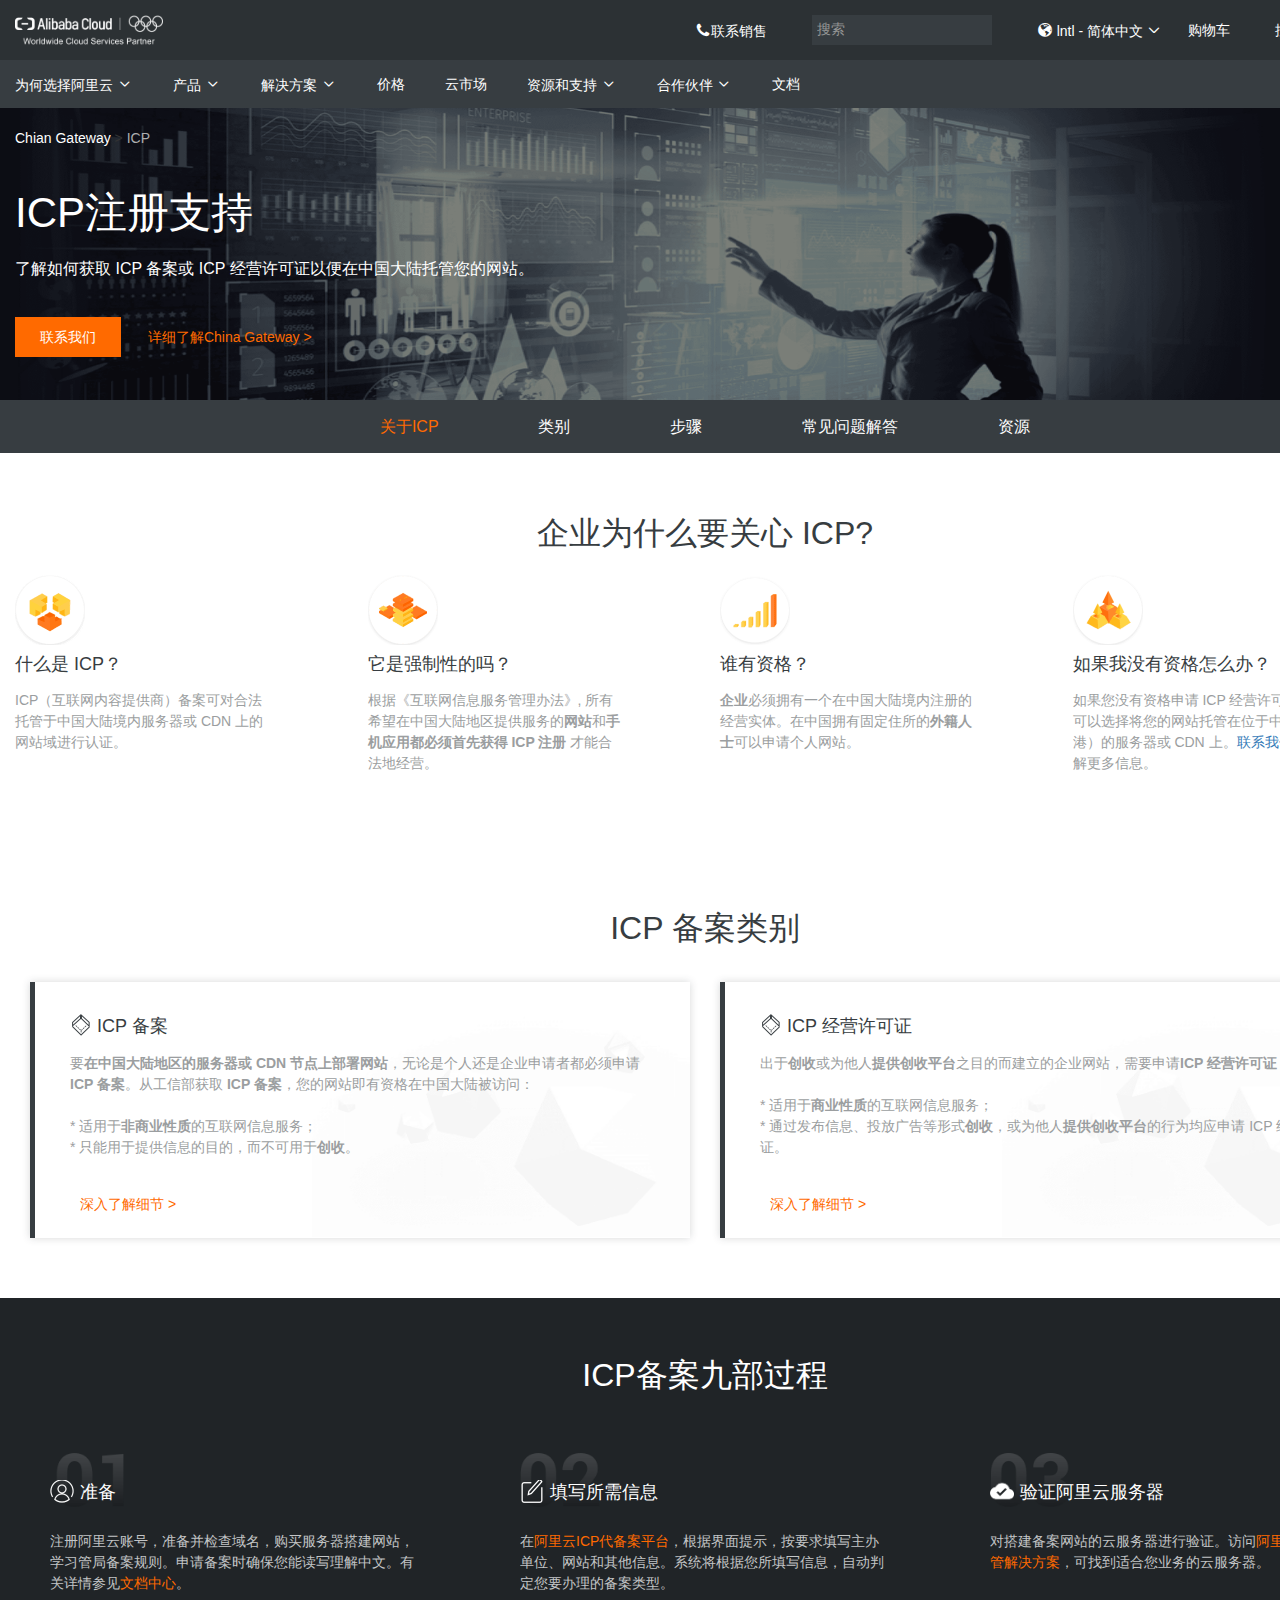
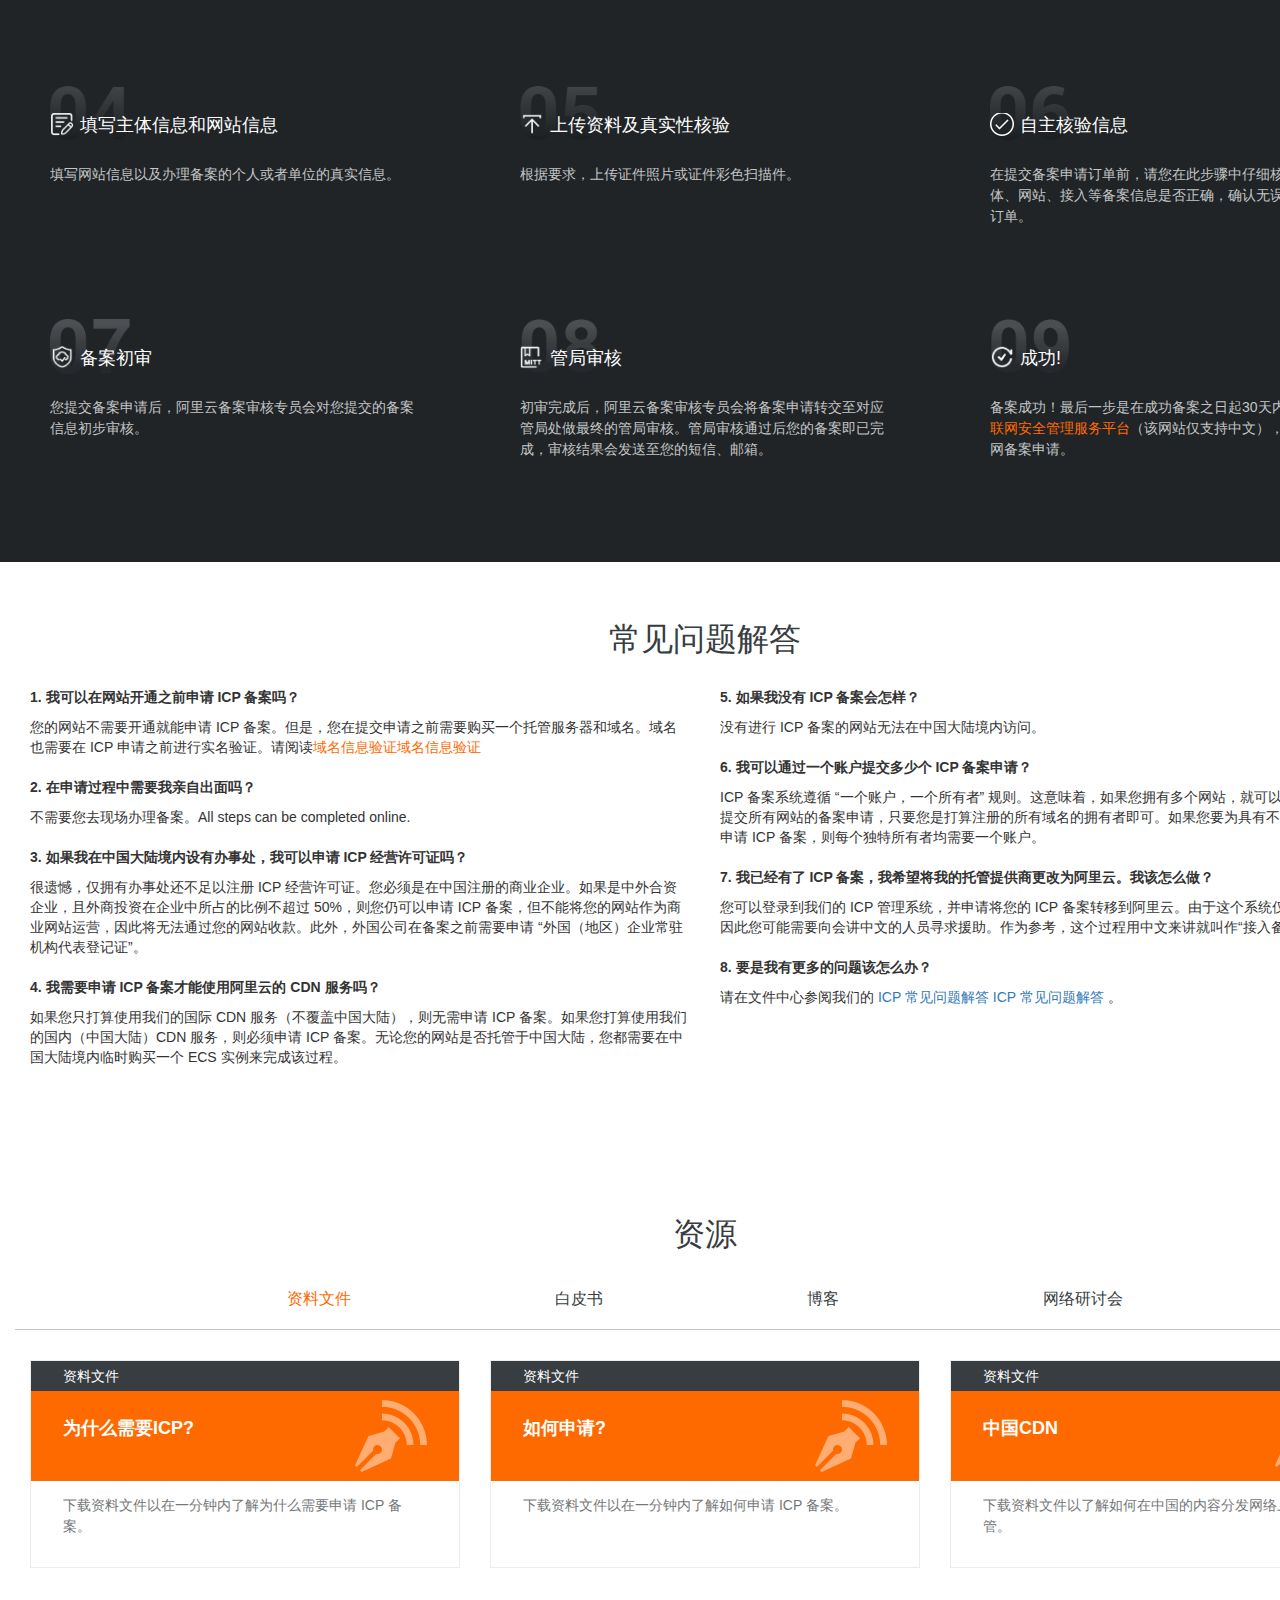
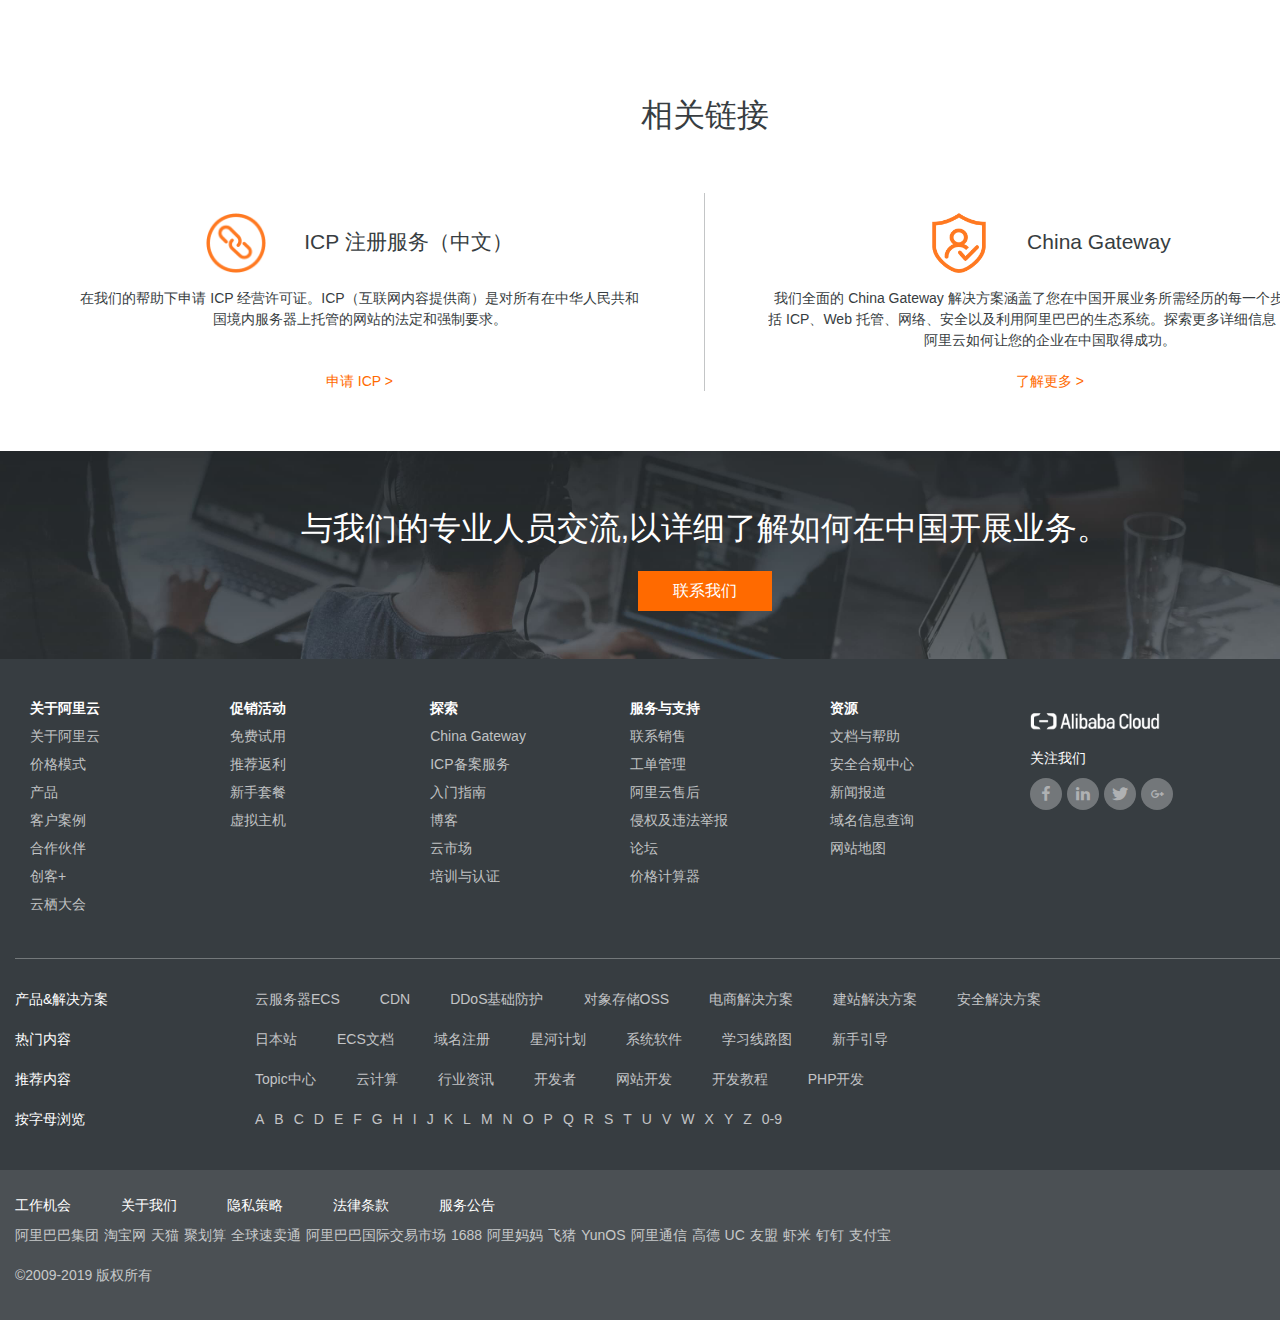
<file: icp.html>
<!DOCTYPE html>
<html lang="en">

<head>
    <meta charset="UTF-8">
    <meta name="viewport" content="width=device-width, initial-scale=1.0">
    <meta http-equiv="X-UA-Compatible" content="ie=edge">
    <title>ICP 备案九步过程：ICP 备案及 ICP 经营许可证 - 阿里云</title>
    <link rel="stylesheet" href="./lib/bootstarp/css/bootstrap.min.css">
    <link rel="stylesheet" href="./css/common.css">
    <link rel="stylesheet" href="./css/icp.css">
</head>

<body>
    <!-- 1.顶部导航 -->
    <div class="topnav">
        <div class="container">
            <!-- 导航栏左侧 -->
            <div class="topnav-left">
                <a href="#" class="topnav-left-logo">
                    <img src="./images/topnav-left-logo.png" alt="alibaba">
                </a>
            </div>
            <!-- 导航栏右侧 -->
            <div class="topnav-right">
                <a href="#"><i class="iconfont">&#xe6f9;</i>联系销售</a>
                <input type="text" value="搜索">
                <span class="topnav-right-language"><i class="iconfont">&#xe616;</i> lntl - 简体中文
                    <div class="topnav-right-language-tab">
                        <div class="topnav-right-language-tab1 clearfix">
                            <a href="#" class="selectd-frist"><span>international</span><span>Eenglish</span></a>
                            <a href="#" class="selectd"><span></span><span>简体中文</span></a>
                            <a href="#" class="selectd"><span></span><span>繁體中文</span></a>
                            <a href="#" class="selectd"><span></span><span>日本語</span></a>
                            <a href="#" class="selectd"><span></span><span>한국어</span></a>
                            <a href="#" class="selectd"><span></span><span>Deutsch</span></a>
                            <a href="#" class="selectd"><span></span><span>Français</span></a>
                        </div>
                        <div class="topnav-right-language-tab2 clearfix">
                            <a href="#" class="selectd-frist"><span>Australia</span><span>Eenglish</span></a>
                            <a href="#" class="selectd-frist"><span>india</span><span>Eenglish</span></a>
                            <a href="#" class="selectd-frist"><span>lndonesia</span><span>Eenglish</span></a>
                            <a href="#" class="selectd-frist"><span>Malaysia</span><span>Eenglish</span></a>
                            <a href="#" class="selectd-frist"><span>Singapore</span><span>Eenglish</span></a>
                            <a href="#" class="selectd-frist"><span>United States</span><span>Eenglish</span></a>
                            <a href="#" class="selectd-frist"><span>United Kingdom</span><span>Eenglish</span></a>
                            <a href="#" class="selectd-frist"><span>中國香港</span><span>繁體中文</span></a>
                            <a href="#" class="selectd-frist"><span>中國台灣</span><span>繁體中文</span></a>
                            <a href="#" class="selectd-frist"><span>中国</span><span>简体中文</span></a>
                            <a href="#" class="selectd-frist"><span>日本</span><span>日本語</span></a>
                        </div>
                    </div>
                    <span class="iconfont icon-jiantou"></span></span>
                <a href="#">购物车</a>
                <a href="#">控制台</a>
                <a href="#">登录</a>
            </div>
        </div>
    </div>
    <!-- 2.tab栏部分 -->
    <div class="tab">
        <!-- 版心 -->
        <div class="container">
            <!-- tab栏左侧 -->
            <div class="tab-left">
                <a href="#" class="tab-left-link">为何选择阿里云 <span class="iconfont">&#xe612;</span></a>
                <a href="#" class="tab-left-link">产品 <span class="iconfont">&#xe612;</span></a>
                <a href="#" class="tab-left-link">解决方案 <span class="iconfont">&#xe612;</span></a>
                <a href="#" class="tab-left-link">价格</a>
                <a href="#" class="tab-left-link">云市场</a>
                <a href="#" class="tab-left-link">资源和支持 <span class="iconfont">&#xe612;</span></a>
                <a href="#" class="tab-left-link">合作伙伴 <span class="iconfont">&#xe612;</span></a>
                <a href="#" class="tab-left-link">文档</a>
            </div>
            <!-- tab栏右侧按钮 -->
            <a href="#" class="tab-right-btn">免费注册</a>
        </div>
    </div>
    <!-- banner 部分 -->
    <div class="banner">
        <div class="container">
            <aside>
                <a href="#">Chian Gateway</a> > <span>ICP</span>
            </aside>
            <div class="banner-title">
                <h2>ICP注册支持</h2>
                <p>了解如何获取 ICP 备案或 ICP 经营许可证以便在中国大陆托管您的网站。</p>
                <aside>
                    <a href="javascript:void(alert('HelloWorld'))">联系我们</a>
                    <a href="javascript:void(0)">详细了解China Gateway ></a>
                </aside>
            </div>
        </div>
    </div>
    <!-- 分类部分 -->
    <div class="type">
        <div class="container">
            <a href="javascript:void(0)">关于ICP</a>
            <a href="javascript:void(0)">类别</a>
            <a href="javascript:void(0)">步骤</a>
            <a href="javascript:void(0)">常见问题解答</a>
            <a href="javascript:void(0)">资源</a>
        </div>
    </div>
    <!-- 介绍部分 -->
    <div class="why">
        <div class="container">
            <div class="why-title">
                <h2>企业为什么要关心 ICP?</h2>
            </div>
            <div class="row why-content">
                <div class="col-md-3 col-sm-6">
                    <div class="thum">
                        <img src="./images/icp-why-01.png">
                    </div>
                    <h3>什么是 ICP？</h3>
                    <p>ICP（互联网内容提供商）备案可对合法托管于中国大陆境内服务器或 CDN 上的网站域进行认证。</p>
                </div>
                <div class="col-md-3 col-sm-6">
                    <div class="thum">
                        <img src="./images/icp-why-02.png">
                    </div>
                    <h3>它是强制性的吗？</h3>
                    <p>根据《互联网信息服务管理办法》, 所有希望在中国大陆地区提供服务的<strong>网站</strong>和<strong>手机应用</strong><strong>都必须首先获得 ICP 注册
                        </strong>才能合法地经营。</p>
                </div>
                <div class="col-md-3 col-sm-6">
                    <div class="thum">
                        <img src="./images/icp-why-03.png">
                    </div>
                    <h3>谁有资格？</h3>
                    <p><strong>企业</strong>必须拥有一个在中国大陆境内注册的经营实体。在中国拥有固定住所的<strong>外籍人士</strong>可以申请个人网站。</p>
                </div>
                <div class="col-md-3 col-sm-6">
                    <div class="thum">
                        <img src="./images/icp-why-04.png">
                    </div>
                    <h3>如果我没有资格怎么办？</h3>
                    <p>如果您没有资格申请 ICP 经营许可证，则可以选择将您的网站托管在位于中国（香港）的服务器或 CDN 上。<a
                            href="https://www.alibabacloud.com/contact-sales">联系我们</a>以了解更多信息。</p>
                </div>
            </div>
        </div>
    </div>
    <!-- icp备案类别 -->
    <div class="icp-type">
        <div class="container">
            <div class="icp-type-title">
                <h3>ICP 备案类别</h3>
            </div>
            <div class="icp-type-content">
                <div class="col-md-6 icp-content-box">
                    <div class="inner">
                        <h4><img src="./images/icp-type-box-01.png" class="icon">ICP 备案</h4>
                        <p>要<strong>在中国大陆地区的服务器或 CDN 节点上部署网站</strong>，无论是个人还是企业申请者都必须申请 <strong>ICP 备案</strong>。从工信部获取
                            <strong>ICP 备案</strong>，您的网站即有资格在中国大陆被访问：<br><br> * 适用于<strong>非商业性质</strong>的互联网信息服务；<br> *
                            只能用于提供信息的目的，而不可用于<strong>创收</strong>。</p>
                        <a href="javascript:void(0)">深入了解细节 ></a>
                        <div class="dere"></div>
                    </div>
                </div>
                <div class="col-md-6 icp-content-box">
                    <div class="inner">
                        <h4><img src="./images/icp-type-box-01.png" class="icon">ICP 经营许可证</h4>
                        <p>出于<strong>创收</strong>或为他人<strong>提供创收平台</strong>之目的而建立的企业网站，需要申请<strong>ICP
                                经营许可证</strong>：<br><br> * 适用于<strong>商业性质</strong>的互联网信息服务；<br> *
                            通过发布信息、投放广告等形式<strong>创收</strong>，或为他人<strong>提供创收平台</strong>的行为均应申请 ICP 经营许可证。</p>
                        <a href="javascript:void(0)">深入了解细节 ></a>
                        <div class="dere"></div>
                    </div>
                </div>
            </div>
        </div>
    </div>
    <!-- icp九部 -->
    <div class="icpjb">
        <div class="container">
            <div class="icpjb-title">
                <h3>ICP备案九部过程</h3>
            </div>
            <div class="icpjb-content">
                <div class="row">
                    <div class="col-lg-4 col-sm-6 box">
                        <dl class="step-1">
                            <dt><img src="./images/icp-jiubu-01.png" class="icon">准备
                            </dt>
                            <dd>注册阿里云账号，准备并检查域名，购买服务器搭建网站，学习管局备案规则。申请备案时确保您能读写理解中文。有关详情参见<a
                                    href="https://www.alibabacloud.com/help/doc-detail/61819.htm"
                                    target="_blank">文档中心</a>。</dd>
                        </dl>
                    </div>
                    <div class="col-lg-4 col-sm-6 box">
                        <dl class="step-1"
                            style="background-image: url(./images/icp-jiubu-bgp-02.png);">
                            <dt><img src="./images/icp-jiubu-09.png" class="icon">填写所需信息
                            </dt>
                            <dd>在<a href="https://beian.aliyun.com/order/selfBaIndex.htm"
                                    target="_blank">阿里云ICP代备案平台</a>，根据界面提示，按要求填写主办单位、网站和其他信息。系统将根据您所填写信息，自动判定您要办理的备案类型。
                            </dd>
                        </dl>
                    </div>
                    <div class="col-lg-4 col-sm-6 box">
                        <dl class="step-1"
                            style="background-image: url(./images/icp-jiubu-bgp-03.png);">
                            <dt><img src="./images/icp-jiubu-02.png" class="icon">验证阿里云服务器
                            </dt>
                            <dd>对搭建备案网站的云服务器进行验证。访问<a href="https://www.alibabacloud.com/solutions/hosting"
                                    target="_blank">阿里云 Web 托管解决方案</a>，可找到适合您业务的云服务器。</dd>
                        </dl>
                    </div>
                </div>
                <div class="row">
                    <div class="col-lg-4 col-sm-6 box">
                        <dl class="step-1"
                            style="background-image: url(./images/icp-jiubu-bgp-04.png);">
                            <dt><img src="./images/icp-jiubu-03.png" class="icon">填写主体信息和网站信息
                            </dt>
                            <dd>填写网站信息以及办理备案的个人或者单位的真实信息。</dd>
                        </dl>
                    </div>
                    <div class="col-lg-4 col-sm-6 box">
                        <dl class="step-1"
                            style="background-image: url(./images/icp-jiubu-bgp-05.png);">
                            <dt><img src="./images/icp-jiubu-04.png" class="icon">上传资料及真实性核验
                            </dt>
                            <dd>根据要求，上传证件照片或证件彩色扫描件。</dd>
                        </dl>
                    </div>
                    <div class="col-lg-4 col-sm-6 box">
                        <dl class="step-1"
                            style="background-image: url(./images/icp-jiubu-bgp-06.png);">
                            <dt><img src="./images/icp-jiubu-05.png" class="icon">自主核验信息
                            </dt>
                            <dd>在提交备案申请订单前，请您在此步骤中仔细核验您的主体、网站、接入等备案信息是否正确，确认无误后提交备案订单。</dd>
                        </dl>
                    </div>
                </div>
                <div class="row">
                    <div class="col-lg-4 col-sm-6 box">
                        <dl class="step-1"
                            style="background-image: url(./images/icp-jiubu-bgp-07.png);">
                            <dt><img src="./images/icp-jiubu-06.png" class="icon">备案初审
                            </dt>
                            <dd>您提交备案申请后，阿里云备案审核专员会对您提交的备案信息初步审核。</dd>
                        </dl>
                    </div>
                    <div class="col-lg-4 col-sm-6 box">
                        <dl class="step-1"
                            style="background-image: url(./images/icp-jiubu-bgp-08.png);">
                            <dt><img src="./images/icp-jiubu-07.png" class="icon">管局审核
                            </dt>
                            <dd>初审完成后，阿里云备案审核专员会将备案申请转交至对应管局处做最终的管局审核。管局审核通过后您的备案即已完成，审核结果会发送至您的短信、邮箱。</dd>
                    </div>
                    <div class="col-lg-4 col-sm-6 box">
                        <dl class="step-1"
                            style="background-image: url(./images/icp-jiubu-bgp-09.png);">
                            <dt><img src="./images/icp-jiubu-08.png" class="icon">成功!
                            </dt>
                            <dd>备案成功！最后一步是在成功备案之日起30天内登录<a href=" http://www.beian.gov.cn/"
                                    target="_blank">全国互联网安全管理服务平台</a>（该网站仅支持中文），提交公安联网备案申请。</dd>
                        </dl>
                    </div>
                </div>
            </div>
        </div>
    </div>
    <!-- 问题解答 -->
    <div class="problem">
        <div class="container">
            <div class="problem-title">
                <h3>常见问题解答</h3>
            </div>
            <div class="problem-content">
                <div class="col-sm-6">
                    <div class="faqs-list">
                        <dl>
                            <dt  class="active">
                                <div class="jia-logo"></div>
                                <p><b>1. </b>我可以在网站开通之前申请 ICP 备案吗？</p>
                            </dt>
                            <dd style="display: block;">您的网站不需要开通就能申请 ICP 备案。但是，您在提交申请之前需要购买一个托管服务器和域名。域名也需要在 ICP
                                申请之前进行实名验证。请阅读<a href=" https://www.alibabacloud.com/help/zh/doc-detail/36904.htm"
                                    target="_blank" class="show-for-intl" style="color: #ff6a00;">域名信息验证</a><a
                                    href=" https://partners-intl.aliyun.com/help/doc-detail/64289.htm" target="_blank"
                                    class="show-for-reseller" style="color: #ff6a00">域名信息验证</a></dd>
                        </dl>
                        <dl>
                            <dt  class="active">
                                <div class="jia-logo"></div>
                                <p><b>2. </b>在申请过程中需要我亲自出面吗？</p>
                            </dt>
                            <dd style="display: block;">不需要您去现场办理备案。All steps can be completed online.</dd>
                        </dl>
                        <dl>
                            <dt class="active">
                                <div class="jia-logo"></div>
                                <p><b>3. </b>如果我在中国大陆境内设有办事处，我可以申请 ICP 经营许可证吗？</p>
                            </dt>
                            <dd style="display: block;">很遗憾，仅拥有办事处还不足以注册 ICP
                                经营许可证。您必须是在中国注册的商业企业。如果是中外合资企业，且外商投资在企业中所占的比例不超过 50%，则您仍可以申请 ICP
                                备案，但不能将您的网站作为商业网站运营，因此将无法通过您的网站收款。此外，外国公司在备案之前需要申请 “外国（地区）企业常驻机构代表登记证”。</dd>
                        </dl>

                        <dl>
                            <dt class="active">
                                <div class="jia-logo"></div>
                                <p><b>4. </b>我需要申请 ICP 备案才能使用阿里云的 CDN 服务吗？</p>
                            </dt>
                            <dd style="display: block;">如果您只打算使用我们的国际 CDN 服务（不覆盖中国大陆），则无需申请 ICP 备案。如果您打算使用我们的国内（中国大陆）CDN
                                服务，则必须申请 ICP 备案。无论您的网站是否托管于中国大陆，您都需要在中国大陆境内临时购买一个 ECS 实例来完成该过程。</dd>
                        </dl>
                    </div>
                </div>
                <div class="col-sm-6">
                    <div class="faqs-list">
                        <dl>
                            <dt class="active">
                                <div class="jia-logo"></div>
                                <p><b>5. </b>如果我没有 ICP 备案会怎样？</p>
                            </dt>
                            <dd style="display: block;">没有进行 ICP 备案的网站无法在中国大陆境内访问。</dd>
                        </dl>
                        <dl>
                            <dt class="active">
                                <div class="jia-logo"></div>
                                <p><b>6. </b>我可以通过一个账户提交多少个 ICP 备案申请？</p>
                            </dt>
                            <dd style="display: block;">ICP 备案系统遵循 “一个账户，一个所有者”
                                规则。这意味着，如果您拥有多个网站，就可以通过一个账户提交所有网站的备案申请，只要您是打算注册的所有域名的拥有者即可。如果您要为具有不同所有者的网站申请 ICP
                                备案，则每个独特所有者均需要一个账户。</dd>
                        </dl>
                        <dl>
                            <dt class="active">
                                <div class="jia-logo"></div>
                                <p><b>7. </b>我已经有了 ICP 备案，我希望将我的托管提供商更改为阿里云。我该怎么做？</p>
                            </dt>
                            <dd style="display: block;">您可以登录到我们的 ICP 管理系统，并申请将您的 ICP
                                备案转移到阿里云。由于这个系统仅在中国提供，因此您可能需要向会讲中文的人员寻求援助。作为参考，这个过程用中文来讲就叫作“接入备案”。</dd>
                        </dl>
                        <dl>
                            <dt>
                                <div class="jia-logo"></div>
                                <p><b>8. </b>要是我有更多的问题该怎么办？</p>
                            </dt>
                            <dd>请在文件中心参阅我们的 <a href="https://www.alibabacloud.com/help/product/35468.htm"
                                    target="_blank" class="show-for-intl">ICP 常见问题解答 </a> <a
                                    href="https://partners-intl.aliyun.com/help/product/35468.htm" target="_blank"
                                    class="show-for-reseller"> ICP 常见问题解答 </a>。</dd>
                        </dl>
                    </div>
                </div>
            </div>
        </div>
    </div>
    <!-- 资源 -->
    <div class="ziyuan">
        <div class="container">
            <div class="ziyuan-title">
                <h3>资源</h3>
            </div>
            <nav>
                <a href="javascript:void(0)">资料文件</a>
                <a href="javascript:void(0)">白皮书</a>
                <a href="javascript:void(0)">博客</a>
                <a href="javascript:void(0)">网络研讨会</a>
            </nav>
            <div class="ziyuan-content clearfix">
                <div class="ziyuan-content-box">
                    <a href="javascript:void(0)">
                        <p>资料文件</p>
                        <main>
                            <h4>为什么需要ICP?</h4>
                            <div class="play">
                                <img src="./images/TB1gzOxAOrpK1RjSZFhXXXSdXXa-144-144.png" alt="">
                            </div>
                        </main>
                        <div class="ziyuan-footer">
                            <p>下载资料文件以在一分钟内了解为什么需要申请 ICP 备案。</p>
                        </div>
                    </a>
                </div>
                <div class="ziyuan-content-box">
                    <a href="javascript:void(0)">
                        <p>资料文件</p>
                        <main>
                            <h4>如何申请?</h4>
                            <div class="play">
                                <img src="./images/icp-ziyuan-pen.png" alt="">
                            </div>
                        </main>
                        <div class="ziyuan-footer">
                            <p>下载资料文件以在一分钟内了解如何申请 ICP 备案。</p>
                        </div>
                    </a>
                </div>
                <div class="ziyuan-content-box">
                    <a href="javascript:void(0)">
                        <p>资料文件</p>
                        <main>
                            <h4>中国CDN</h4>
                            <div class="play">
                                <img src="./images/icp-ziyuan-pen.png" alt="">
                            </div>
                        </main>
                        <div class="ziyuan-footer">
                            <p>下载资料文件以了解如何在中国的内容分发网络上进行托管。</p>
                        </div>
                    </a>
                </div>  
            </div>
        </div>
    </div>
    <!-- 相关链接 -->
    <div class="xglj">
        <div class="container">
            <div class="xglj-title">
                <h3>相关链接</h3>
            </div>
            <div class="xglj-main">
        
                <section class="col-md-6" style="border-right: 1px solid #c3c5c6;">
                  <div class="con">
                    <h3>
                      <img src="./images/icp-xglj-01.png">
                      ICP 注册服务（中文）
                    </h3>
                    <p class="text-sm">
                      在我们的帮助下申请 ICP 经营许可证。ICP（互联网内容提供商）是对所有在中华人民共和国境内服务器上托管的网站的法定和强制要求。
                    </p>
                    <aside>
                      <a class="text-sm" href="https://beian.aliyun.com/" target="_blank">申请 ICP &gt;</a>
                    </aside>
                  </div>
                </section>
                
                <section class="col-md-6">
                  <div class="con">
                    <h3>
                      <img src="./images/icp-xglj-02.png">
                      China Gateway
                    </h3>
                    <p class="text-sm">
                      我们全面的 China Gateway 解决方案涵盖了您在中国开展业务所需经历的每一个步骤，包括 ICP、Web 托管、网络、安全以及利用阿里巴巴的生态系统。探索更多详细信息，以了解阿里云如何让您的企业在中国取得成功。
                    </p>
                    <aside>
                      <a class="text-sm" href="https://www.alibabacloud.com/china-gateway" target="_blank">了解更多 &gt;</a>
                    </aside>
                  </div>
                </section>
                
              </div>
        </div>
    </div>
    <!-- 交流 -->
    <div class="jiaoliu">
        <div class="container">
            <div class="jiaoliu-title">
                <h3>与我们的专业人员交流,以详细了解如何在中国开展业务。</h3>
            </div>
            <a href="javascript:void(0)">联系我们</a>
        </div>
    </div>
       <!-- 17.关于部分 -->
       <div class="about">
        <div class="container">
            <!-- 内容 -->
            <div class="about-list clearfix">
                <div>
                    <dl>
                        <dt><a href="#">关于阿里云</a></dt>
                        <dd><a href="#">关于阿里云</a></dd>
                        <dd><a href="#">价格模式</a></dd>
                        <dd><a href="#">产品</a></dd>
                        <dd><a href="#">客户案例</a></dd>
                        <dd><a href="#">合作伙伴</a></dd>
                        <dd><a href="#">创客+</a></dd>
                        <dd><a href="#">云栖大会</a></dd>
                    </dl>
                </div>
                <div>
                    <dl>
                        <dt><a href="#">促销活动</a></dt>
                        <dd><a href="#">免费试用</a></dd>
                        <dd><a href="#">推荐返利</a></dd>
                        <dd><a href="#">新手套餐</a></dd>
                        <dd><a href="#">虚拟主机</a></dd>
                    </dl>
                </div>
                <div>
                    <dl>
                        <dt><a href="#">探索</a></dt>
                        <dd><a href="#">China Gateway</a></dd>
                        <dd><a href="#">ICP备案服务</a></dd>
                        <dd><a href="#">入门指南</a></dd>
                        <dd><a href="#">博客</a></dd>
                        <dd><a href="#">云市场</a></dd>
                        <dd><a href="#">培训与认证</a></dd>
                    </dl>
                </div>
                <div>
                    <dl>
                        <dt><a href="#">服务与支持</a></dt>
                        <dd><a href="#">联系销售</a></dd>
                        <dd><a href="#">工单管理</a></dd>
                        <dd><a href="#">阿里云售后</a></dd>
                        <dd><a href="#">侵权及违法举报</a></dd>
                        <dd><a href="#">论坛</a></dd>
                        <dd><a href="#">价格计算器</a></dd>
                    </dl>
                </div>
                <div>
                    <dl>
                        <dt><a href="#">资源</a></dt>
                        <dd><a href="#">文档与帮助</a></dd>
                        <dd><a href="#">安全合规中心</a></dd>
                        <dd><a href="#">新闻报道</a></dd>
                        <dd><a href="#">域名信息查询</a></dd>
                        <dd><a href="#">网站地图</a></dd>
                    </dl>
                </div>
                <div>
                    <img src="./uploads/footer-logo.png" alt="">
                    <p>关注我们</p>
                    <div>
                        <a href="#" class="iconfont">&#xe676;</a>
                        <a href="#" class="iconfont">&#xe764;</a>
                        <a href="#" class="iconfont">&#xe655;</a>
                        <a href="#" class="iconfont">&#xe6fc;</a>
                    </div>
                </div>
            </div>
            <!-- 底部内容 -->
            <div class="about-list-btm">
                <div class="about-list-btm-show clearfix">
                    <p>产品&解决方案</p>
                    <ul>
                        <li><a href="#">云服务器ECS</a></li>
                        <li><a href="#">CDN</a></li>
                        <li><a href="#">DDoS基础防护</a></li>
                        <li><a href="#">对象存储OSS</a></li>
                        <li><a href="#">电商解决方案</a></li>
                        <li><a href="#">建站解决方案</a></li>
                        <li><a href="#">安全解决方案</a></li>
                    </ul>
                </div>
                <div class="about-list-btm-show clearfix">
                    <p>热门内容</p>
                    <ul>
                        <li><a href="#">日本站</a></li>
                        <li><a href="#">ECS文档</a></li>
                        <li><a href="#">域名注册</a></li>
                        <li><a href="#">星河计划</a></li>
                        <li><a href="#">系统软件</a></li>
                        <li><a href="#">学习线路图</a></li>
                        <li><a href="#">新手引导</a></li>
                    </ul>
                </div>
                <div class="about-list-btm-show clearfix">
                    <p>推荐内容</p>
                    <ul>
                        <li><a href="#">Topic中心</a></li>
                        <li><a href="#">云计算</a></li>
                        <li><a href="#">行业资讯</a></li>
                        <li><a href="#">开发者</a></li>
                        <li><a href="#">网站开发</a></li>
                        <li><a href="#">开发教程</a></li>
                        <li><a href="#">PHP开发</a></li>
                    </ul>
                </div>
                <div class="about-list-btm-show clearfix">
                    <p>按字母浏览</p>
                    <ul>
                        <li><a href="#">A</a></li>
                        <li><a href="#">B</a></li>
                        <li><a href="#">C</a></li>
                        <li><a href="#">D</a></li>
                        <li><a href="#">E</a></li>
                        <li><a href="#">F</a></li>
                        <li><a href="#">G</a></li>
                        <li><a href="#">H</a></li>
                        <li><a href="#">I</a></li>
                        <li><a href="#">J</a></li>
                        <li><a href="#">K</a></li>
                        <li><a href="#">L</a></li>
                        <li><a href="#">M</a></li>
                        <li><a href="#">N</a></li>
                        <li><a href="#">O</a></li>
                        <li><a href="#">P</a></li>
                        <li><a href="#">Q</a></li>
                        <li><a href="#">R</a></li>
                        <li><a href="#">S</a></li>
                        <li><a href="#">T</a></li>
                        <li><a href="#">U</a></li>
                        <li><a href="#">V</a></li>
                        <li><a href="#">W</a></li>
                        <li><a href="#">X</a></li>
                        <li><a href="#">Y</a></li>
                        <li><a href="#">Z</a></li>
                        <li><a href="#">0-9</a></li>
                    </ul>
                </div>
            </div>
        </div>
    </div>
    <!-- 18.页脚部分 -->
    <div class="footer">
        <!-- 版心 -->
        <div class="container">
            <!-- 关于我们 -->
            <div class="footer-about-us clearfix">
                <a href="#">工作机会</a>
                <a href="#">关于我们</a>
                <a href="#">隐私策略</a>
                <a href="#">法律条款</a>
                <a href="#">服务公告</a>
            </div>
            <!-- 链接 -->
            <div class="footer-links clearfix">
                <a href="#">阿里巴巴集团</a>
                <a href="#">淘宝网</a>
                <a href="#">天猫</a>
                <a href="#">聚划算</a>
                <a href="#">全球速卖通</a>
                <a href="#">阿里巴巴国际交易市场</a>
                <a href="#">1688</a>
                <a href="#">阿里妈妈</a>
                <a href="#">飞猪</a>
                <a href="#">YunOS</a>
                <a href="#">阿里通信</a>
                <a href="#">高德</a>
                <a href="#">UC</a>
                <a href="#">友盟</a>
                <a href="#">虾米</a>
                <a href="#">钉钉</a>
                <a href="#">支付宝</a>
            </div>
            <!-- 版权 -->
            <div class="footer-banquan">
                <p>&copy;2009-2019 版权所有</p>
            </div>
        </div>
    </div>
</body>

</html>
</file>
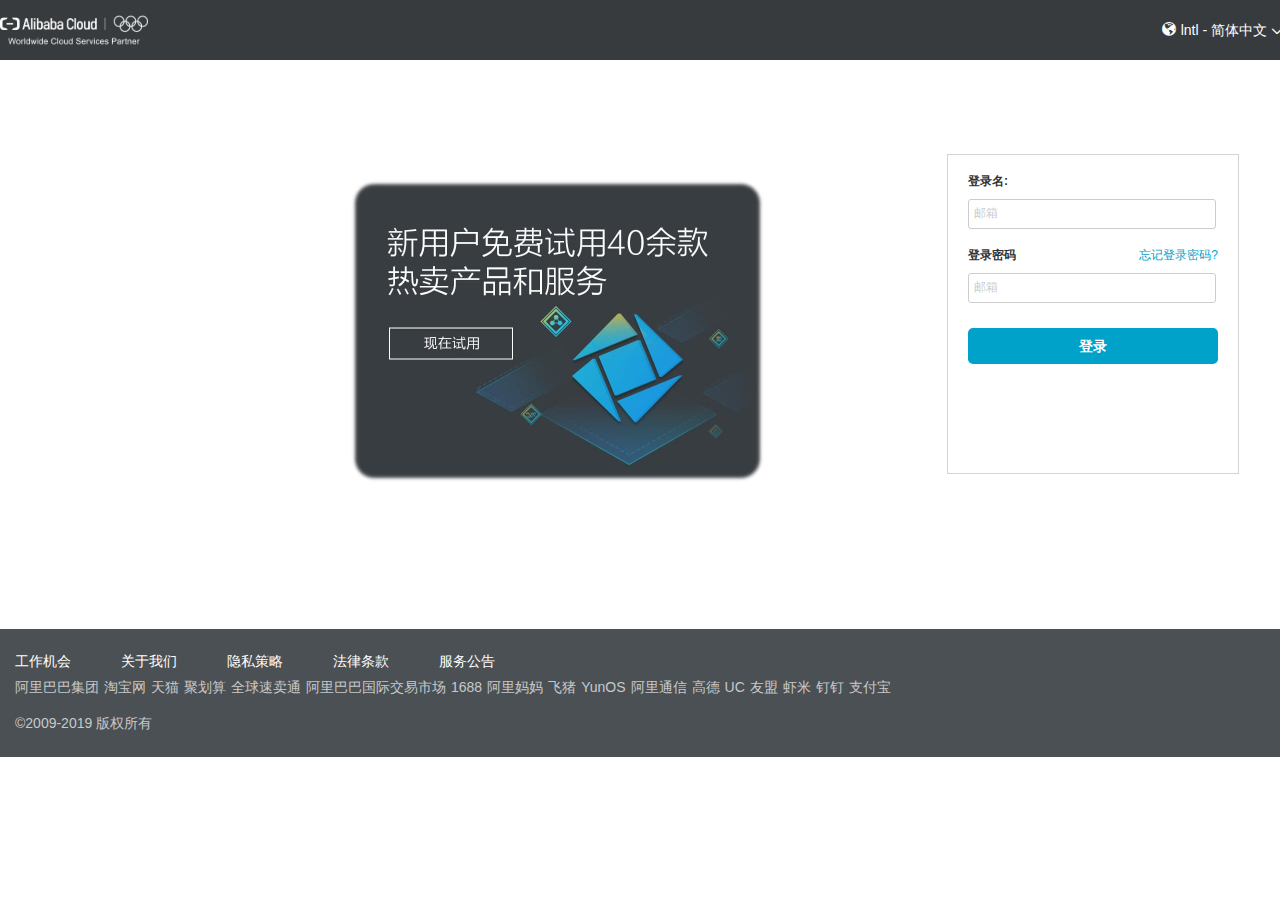
<file: login.html>
<!DOCTYPE html>
<html lang="en">

<head>
    <meta charset="UTF-8">
    <meta name="viewport" content="width=device-width, initial-scale=1.0">
    <meta http-equiv="X-UA-Compatible" content="ie=edge">
    <title>登录</title>
    <link rel="stylesheet" href="./lib/reset/reset.css">
    <link rel="stylesheet" href="./css/common.css">
    <link rel="stylesheet" href="./css/login.css">
</head>

<body>
    <!-- 1.顶部 -->
    <div class="topnav">
        <!-- 版心 -->
        <div class="container">
            <!-- logo部分 -->
            <div class="topnav-logo">
                <a href="#">
                    <img src="./images/topnav-left-logo.png" alt="">
                </a>
            </div>
            <!-- 顶部导航栏右边部分 -->
            <div class="topnav-right">
                <span class="topnav-right-language"><i class="iconfont">&#xe616;</i> lntl - 简体中文
                    <div class="topnav-right-language-tab">
                        <div class="topnav-right-language-tab1 clearfix">
                            <a href="#" class="selectd-frist"><span>international</span><span>Eenglish</span></a>
                            <a href="#" class="selectd"><span></span><span>简体中文</span></a>
                            <a href="#" class="selectd"><span></span><span>繁體中文</span></a>
                            <a href="#" class="selectd"><span></span><span>日本語</span></a>
                            <a href="#" class="selectd"><span></span><span>한국어</span></a>
                            <a href="#" class="selectd"><span></span><span>Deutsch</span></a>
                            <a href="#" class="selectd"><span></span><span>Français</span></a>
                        </div>
                        <div class="topnav-right-language-tab2 clearfix">
                            <a href="#" class="selectd-frist"><span>Australia</span><span>Eenglish</span></a>
                            <a href="#" class="selectd-frist"><span>india</span><span>Eenglish</span></a>
                            <a href="#" class="selectd-frist"><span>lndonesia</span><span>Eenglish</span></a>
                            <a href="#" class="selectd-frist"><span>Malaysia</span><span>Eenglish</span></a>
                            <a href="#" class="selectd-frist"><span>Singapore</span><span>Eenglish</span></a>
                            <a href="#" class="selectd-frist"><span>United States</span><span>Eenglish</span></a>
                            <a href="#" class="selectd-frist"><span>United Kingdom</span><span>Eenglish</span></a>
                            <a href="#" class="selectd-frist"><span>中國香港</span><span>繁體中文</span></a>
                            <a href="#" class="selectd-frist"><span>中國台灣</span><span>繁體中文</span></a>
                            <a href="#" class="selectd-frist"><span>中国</span><span>简体中文</span></a>
                            <a href="#" class="selectd-frist"><span>日本</span><span>日本語</span></a>
                        </div>
                    </div>
                    <span class="iconfont icon-jiantou"></span></span>
                <a href="./index.html">阿里云首页</a>
                <a href="#">注册</a>
            </div>
        </div>
    </div>
    <!-- 2.登录部分 -->
    <div class="login clearfix">
        <!-- 版心 -->
        <div class="container">
            <!-- 登录banner部分 -->
            <div class="login-banner">
                <a href="" class="login-banner-img">
                    <img src="./images/login-img-01.jpg" alt="">
                </a>
                <!-- 登录框 -->
                <div class="login-table">
                    <h3>登录名:</h3>
                    <input type="text" value="邮箱">
                    <p><span>登录密码</span><a href="#">忘记登录密码?</a></p>
                    <input type="text" value="邮箱">
                    <a href="#" class="login-btn">登录</a>
                </div>
            </div>
        </div>
    </div>
    <!-- 3.页脚 -->
    <div class="footer">
            <!-- 版心 -->
            <div class="container">
                <!-- 关于我们 -->
                <div class="footer-about-us clearfix">
                    <a href="#">工作机会</a>
                    <a href="#">关于我们</a>
                    <a href="#">隐私策略</a>
                    <a href="#">法律条款</a>
                    <a href="#">服务公告</a>
                </div>
                <!-- 链接 -->
                <div class="footer-links clearfix">
                    <a href="#">阿里巴巴集团</a>
                    <a href="#">淘宝网</a>
                    <a href="#">天猫</a>
                    <a href="#">聚划算</a>
                    <a href="#">全球速卖通</a>
                    <a href="#">阿里巴巴国际交易市场</a>
                    <a href="#">1688</a>
                    <a href="#">阿里妈妈</a>
                    <a href="#">飞猪</a>
                    <a href="#">YunOS</a>
                    <a href="#">阿里通信</a>
                    <a href="#">高德</a>
                    <a href="#">UC</a>
                    <a href="#">友盟</a>
                    <a href="#">虾米</a>
                    <a href="#">钉钉</a>
                    <a href="#">支付宝</a>
                </div>
                <!-- 版权 -->
                <div class="footer-banquan">
                    <p>&copy;2009-2019 版权所有</p>
                </div>
            </div>
        </div>
</body>

</html>
</file>
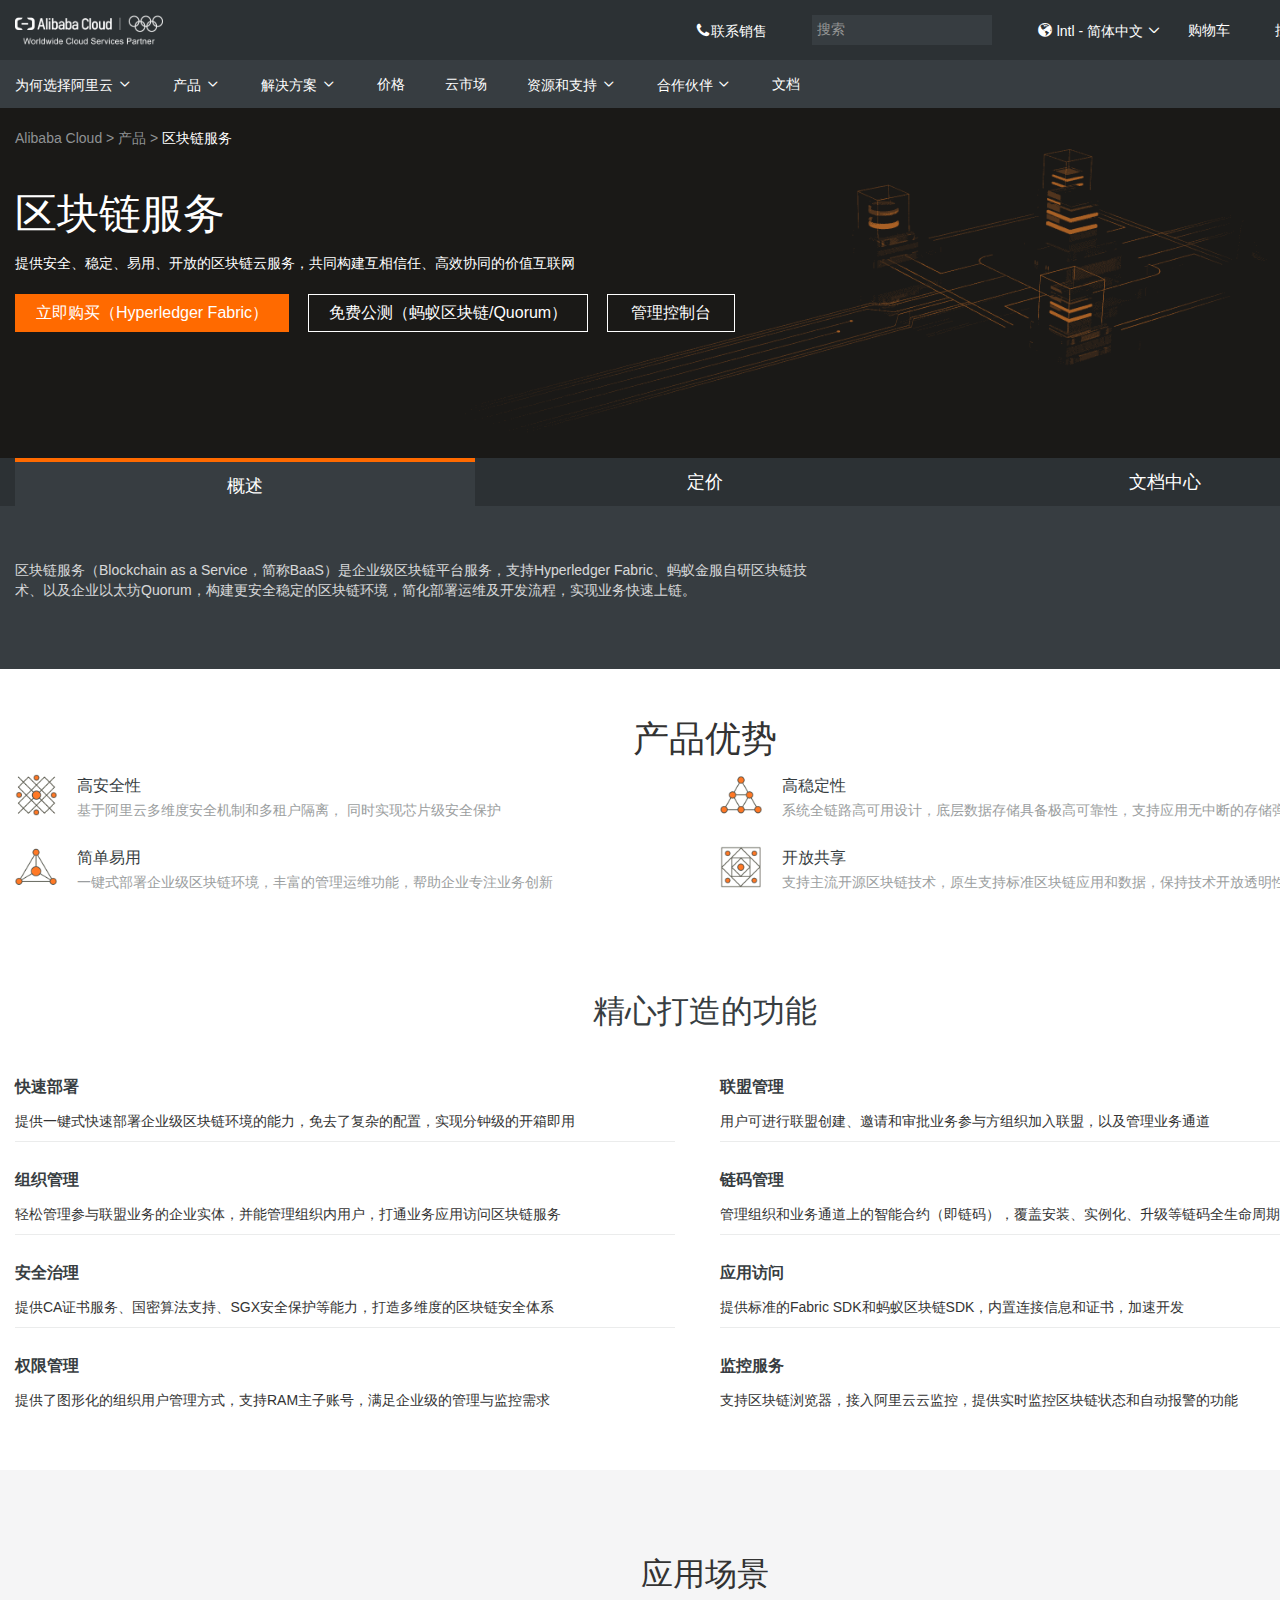
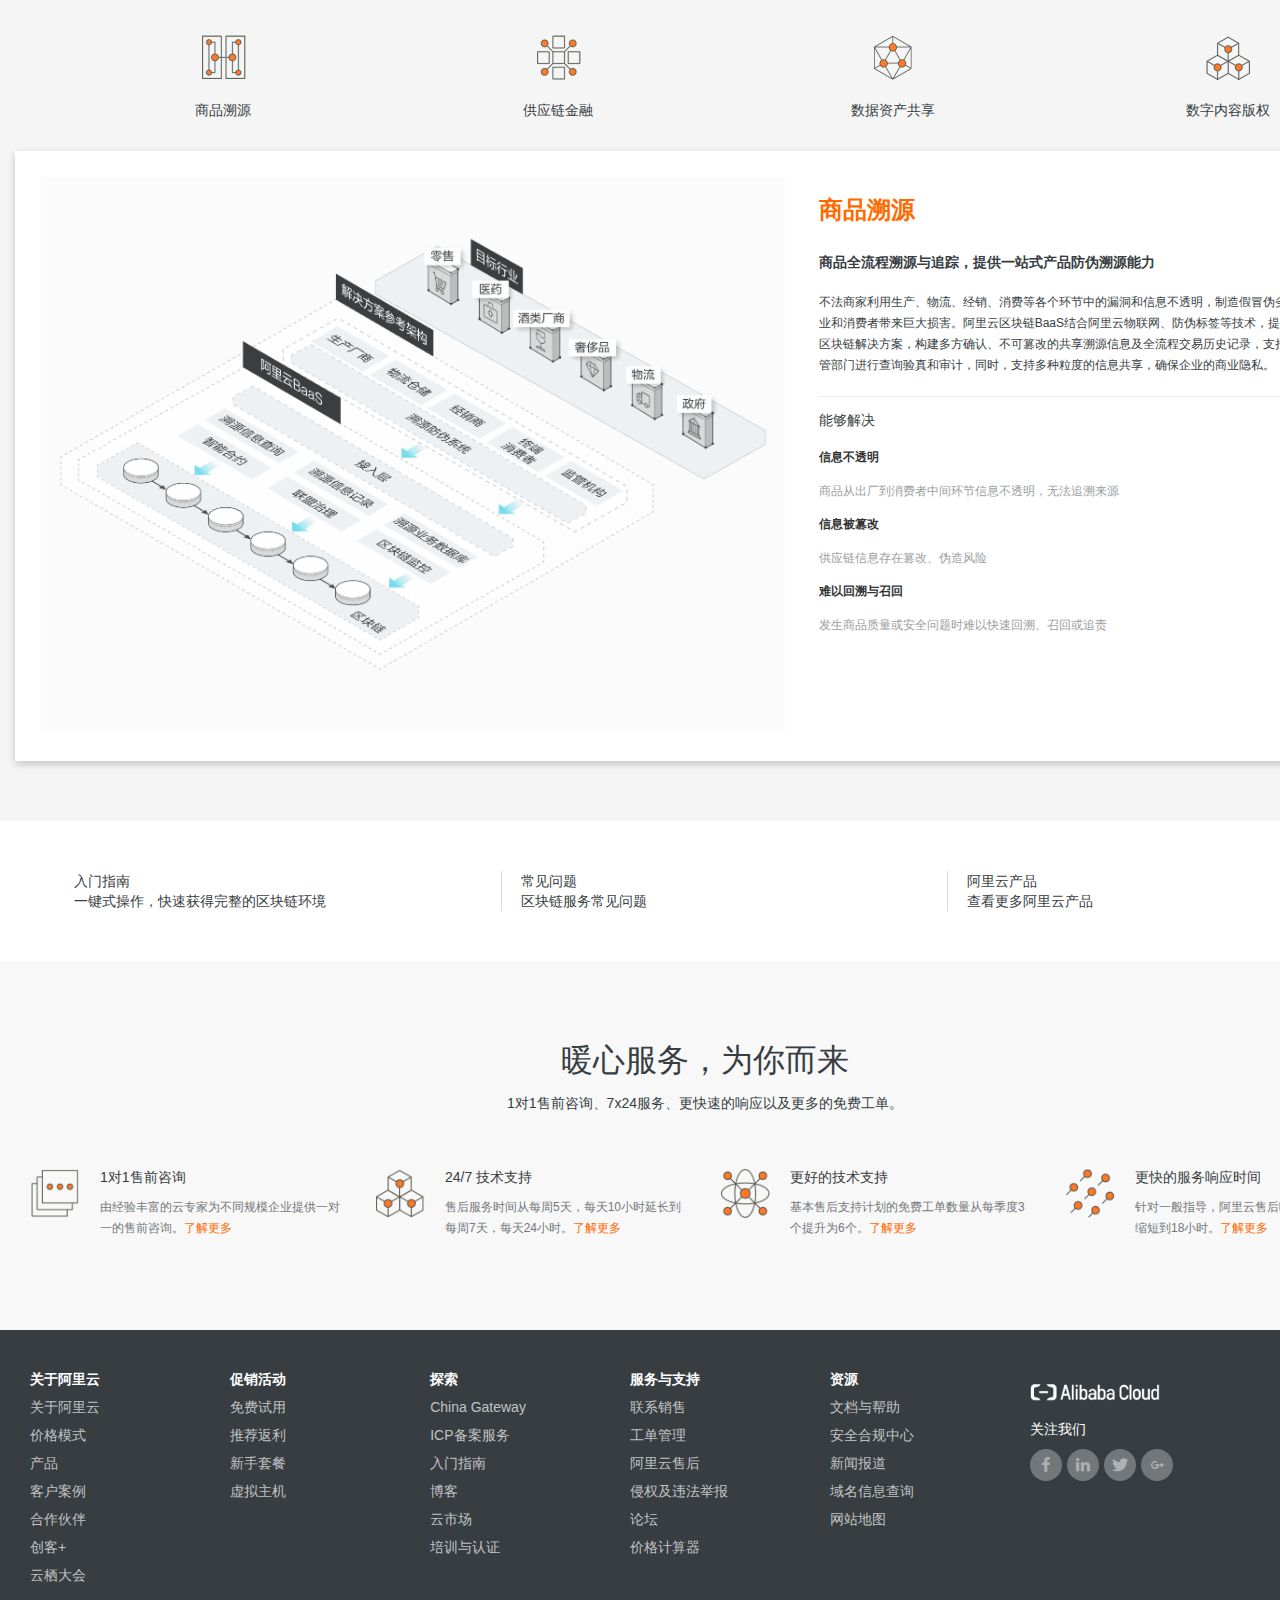
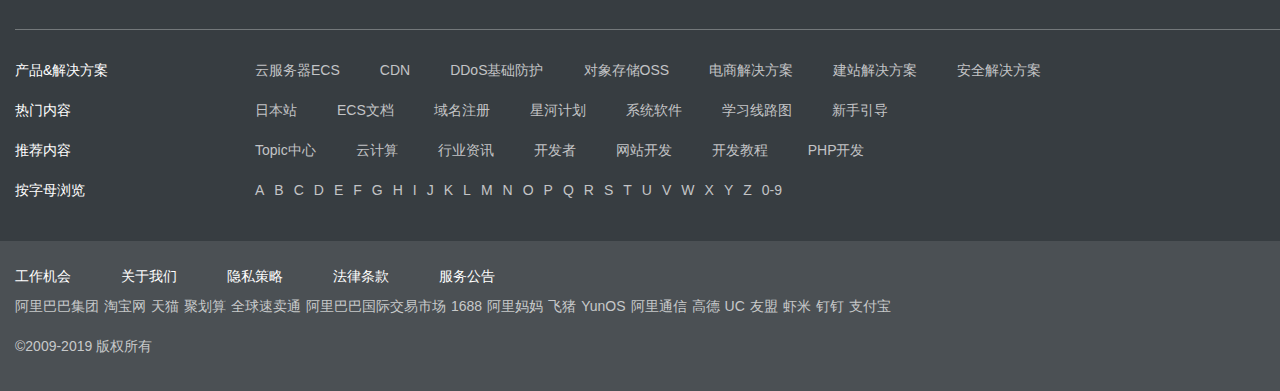
<file: qukuailian.html>
<!DOCTYPE html>
<html lang="en">

<head>
    <meta charset="UTF-8">
    <meta name="viewport" content="width=device-width, initial-scale=1.0">
    <meta http-equiv="X-UA-Compatible" content="ie=edge">
    <title>区块链服务BaaS_企业级区块链平台服务_业务快速上链-阿里云</title>
    <link rel="stylesheet" href="./lib/bootstarp/css/bootstrap.min.css">
    <link rel="stylesheet" href="./css/common.css">
    <link rel="stylesheet" href="./css/qukuailian.css">
</head>

<body>
    <!-- 1.顶部导航 -->
    <div class="topnav">
        <div class="container">
            <!-- 导航栏左侧 -->
            <div class="topnav-left">
                <a href="#" class="topnav-left-logo">
                    <img src="./images/topnav-left-logo.png" alt="alibaba">
                </a>
            </div>
            <!-- 导航栏右侧 -->
            <div class="topnav-right">
                <a href="#"><i class="iconfont">&#xe6f9;</i>联系销售</a>
                <input type="text" value="搜索">
                <span class="topnav-right-language"><i class="iconfont">&#xe616;</i> lntl - 简体中文
                    <div class="topnav-right-language-tab">
                        <div class="topnav-right-language-tab1 clearfix">
                            <a href="#" class="selectd-frist"><span>international</span><span>Eenglish</span></a>
                            <a href="#" class="selectd"><span></span><span>简体中文</span></a>
                            <a href="#" class="selectd"><span></span><span>繁體中文</span></a>
                            <a href="#" class="selectd"><span></span><span>日本語</span></a>
                            <a href="#" class="selectd"><span></span><span>한국어</span></a>
                            <a href="#" class="selectd"><span></span><span>Deutsch</span></a>
                            <a href="#" class="selectd"><span></span><span>Français</span></a>
                        </div>
                        <div class="topnav-right-language-tab2 clearfix">
                            <a href="#" class="selectd-frist"><span>Australia</span><span>Eenglish</span></a>
                            <a href="#" class="selectd-frist"><span>india</span><span>Eenglish</span></a>
                            <a href="#" class="selectd-frist"><span>lndonesia</span><span>Eenglish</span></a>
                            <a href="#" class="selectd-frist"><span>Malaysia</span><span>Eenglish</span></a>
                            <a href="#" class="selectd-frist"><span>Singapore</span><span>Eenglish</span></a>
                            <a href="#" class="selectd-frist"><span>United States</span><span>Eenglish</span></a>
                            <a href="#" class="selectd-frist"><span>United Kingdom</span><span>Eenglish</span></a>
                            <a href="#" class="selectd-frist"><span>中國香港</span><span>繁體中文</span></a>
                            <a href="#" class="selectd-frist"><span>中國台灣</span><span>繁體中文</span></a>
                            <a href="#" class="selectd-frist"><span>中国</span><span>简体中文</span></a>
                            <a href="#" class="selectd-frist"><span>日本</span><span>日本語</span></a>
                        </div>
                    </div>
                    <span class="iconfont icon-jiantou"></span></span>
                <a href="#">购物车</a>
                <a href="#">控制台</a>
                <a href="#">登录</a>
            </div>
        </div>
    </div>
    <!-- 2.tab栏部分 -->
    <div class="tab">
        <!-- 版心 -->
        <div class="container">
            <!-- tab栏左侧 -->
            <div class="tab-left">
                <a href="#" class="tab-left-link">为何选择阿里云 <span class="iconfont">&#xe612;</span></a>
                <a href="#" class="tab-left-link">产品 <span class="iconfont">&#xe612;</span></a>
                <a href="#" class="tab-left-link">解决方案 <span class="iconfont">&#xe612;</span></a>
                <a href="#" class="tab-left-link">价格</a>
                <a href="#" class="tab-left-link">云市场</a>
                <a href="#" class="tab-left-link">资源和支持 <span class="iconfont">&#xe612;</span></a>
                <a href="#" class="tab-left-link">合作伙伴 <span class="iconfont">&#xe612;</span></a>
                <a href="#" class="tab-left-link">文档</a>
            </div>
            <!-- tab栏右侧按钮 -->
            <a href="#" class="tab-right-btn">免费注册</a>
        </div>
    </div>
    <!-- banner部分 -->
    <div class="banner">
        <div class="container">
            <div class="banner-title">
                <span>Alibaba Cloud ></span><span> 产品 ></span><span> 区块链服务</span>
            </div>
            <h1>区块链服务</h1>
            <p>提供安全、稳定、易用、开放的区块链云服务，共同构建互相信任、高效协同的价值互联网</p>
            <div class="banner-link">
                <a href="https://common-buy-intl.aliyun.com/?commodityCode=baas_hybrid_intl#/buy"
                    class="btn btn-primary">立即购买（Hyperledger Fabric）</a>
                <a href="https://common-buy-intl.alibabacloud.com/?commodityCode=baas_intl#/open"
                    class="btn btn-outline">免费公测（蚂蚁区块链/Quorum）</a>
                <a href="https://baas.console.aliyun.com" class="btn btn-outline">管理控制台</a>
            </div>
        </div>
    </div>
    <!-- 分类 -->
    <div class="type">
        <div class="container">
            <div class="type-title">
                <a href="javascript:void(0)">概述</a>
                <a href="javascript:void(0)">定价</a>
                <a href="javascript:void(0)">文档中心</a>
            </div>
        </div>
    </div>
    <!-- 分类内容 -->
    <div class="type-content">
        <div class="container">
            <p>区块链服务（Blockchain as a Service，简称BaaS）是企业级区块链平台服务，支持Hyperledger
                Fabric、蚂蚁金服自研区块链技<br>术、以及企业以太坊Quorum，构建更安全稳定的区块链环境，简化部署运维及开发流程，实现业务快速上链。</p>
        </div>
    </div>
    <!-- 产品优势 -->
    <div class="cpys">  
        <div class="container">
            <div class="cpys-title">
                <h2>产品优势</h2>
            </div>
            <div class="row">
                <div class="col-lg-6 col-md-6 col-sm-12">
                    <dl>
                        <dt><img src="./images/qkl-cpys-01.png"></dt>
                        <dd>
                            高安全性
                            <br>
                            <span class="content">基于阿里云多维度安全机制和多租户隔离， 同时实现芯片级安全保护</span>
                        </dd>
                    </dl>
                </div>
                <div class="col-lg-6 col-md-6 col-sm-12">
                    <dl>
                        <dt><img src="./images/qkl-cpys-02.png"></dt>
                        <dd>
                            高稳定性
                            <br>
                            <span class="content">系统全链路高可用设计，底层数据存储具备极高可靠性，支持应用无中断的存储弹性扩容</span>
                        </dd>
                    </dl>
                </div>
            </div>
            <div class="row">
                <div class="col-lg-6 col-md-6 col-sm-12">
                    <dl>
                        <dt><img src="./images/qkl-cpys-03.png"></dt>
                        <dd>
                            简单易用
                            <br>
                            <span class="content">一键式部署企业级区块链环境，丰富的管理运维功能，帮助企业专注业务创新</span>
                        </dd>
                    </dl>
                </div>
                <div class="col-lg-6 col-md-6 col-sm-12">
                    <dl>
                        <dt><img src="./images/qkl-cpys-04.png"></dt>
                        <dd>
                            开放共享
                            <br>
                            <span class="content">支持主流开源区块链技术，原生支持标准区块链应用和数据，保持技术开放透明性</span>
                        </dd>
                    </dl>
                </div>
            </div>
        </div>
    </div>
    <!-- 功能 -->
    <div class="func">
        <div class="container">
            <div class="func-title">
                <h3>精心打造的功能</h3>
            </div>
            <div class="main row">
                <div class="col-md-6 content">
                    <div class="inner">
                        <h2 class="text-md">
                            快速部署
                        </h2>
                        <p class="text-sm">
                            提供一键式快速部署企业级区块链环境的能力，免去了复杂的配置，实现分钟级的开箱即用
                        </p>
                    </div>
                    <div class="inner">
                        <h2 class="text-md">
                            组织管理
                        </h2>
                        <p class="text-sm">
                            轻松管理参与联盟业务的企业实体，并能管理组织内用户，打通业务应用访问区块链服务
                        </p>
                    </div>
                    <div class="inner">
                        <h2 class="text-md">
                            安全治理
                        </h2>
                        <p class="text-sm">
                            提供CA证书服务、国密算法支持、SGX安全保护等能力，打造多维度的区块链安全体系
                        </p>
                    </div>
                    <div class="inner">
                        <h2 class="text-md">
                            权限管理
                        </h2>
                        <p class="text-sm">
                            提供了图形化的组织用户管理方式，支持RAM主子账号，满足企业级的管理与监控需求
                        </p>
                    </div>
                </div>
                <div class="col-md-6 content">
                    <div class="inner">
                        <h2 class="text-md">
                            联盟管理
                        </h2>
                        <p class="text-sm">
                            用户可进行联盟创建、邀请和审批业务参与方组织加入联盟，以及管理业务通道
                        </p>
                    </div>
                    <div class="inner">
                        <h2 class="text-md">
                            链码管理
                        </h2>
                        <p class="text-sm">
                            管理组织和业务通道上的智能合约（即链码），覆盖安装、实例化、升级等链码全生命周期
                        </p>
                    </div>
                    <div class="inner">
                        <h2 class="text-md">
                            应用访问
                        </h2>
                        <p class="text-sm">
                            提供标准的Fabric SDK和蚂蚁区块链SDK，内置连接信息和证书，加速开发
                        </p>
                    </div>
                    <div class="inner">
                        <h2 class="text-md">
                            监控服务
                        </h2>
                        <p class="text-sm">
                            支持区块链浏览器，接入阿里云云监控，提供实时监控区块链状态和自动报警的功能
                        </p>
                    </div>
                </div>
            </div>
        </div>
    </div>
    <!-- 应用场景 -->
    <div class="yycj">
        <div class="container">
            <div class="yycj-title">
                <h3>应用场景</h3>
            </div>
            <div class="yycj-main">
                <ul class="tab-nav clearfix">

                    <li class="active" style="width:25%;" data-target="#scenarios-0" role="tab" data-toggle="tab">
                        <div class="logo">
                            <img src="./images/qkl-yycj-01.png" alt="商品溯源">
                        </div>商品溯源
                    </li>

                    <li style="width:25%;" data-target="#scenarios-1" role="tab" data-toggle="tab">
                        <div class="logo">
                            <img src="./images/qkl-yycj-02.png" alt="供应链金融">
                        </div>供应链金融
                    </li>

                    <li style="width:25%;" data-target="#scenarios-2" role="tab" data-toggle="tab">
                        <div class="logo">
                            <img src="./images/qkl-yycj-03.png" alt="数据资产共享">
                        </div>数据资产共享
                    </li>

                    <li style="width:25%;" data-target="#scenarios-3" role="tab" data-toggle="tab">
                        <div class="logo">
                            <img src="./images/qkl-yycj-04.png" alt="数字内容版权">
                        </div>数字内容版权
                    </li>

                </ul>
            </div>
            <div class="yycj-content clearfix">
                <div class="pic">
                    <img src="./images/yingyongchangjin.png">
                </div>
                <div class="right-part">
                    <h3 class="text-lg">商品溯源</h3>
                    <p class="subtitle text-base">商品全流程溯源与追踪，提供一站式产品防伪溯源能力</p>
                    <p class="description text-sm">
                        不法商家利用生产、物流、经销、消费等各个环节中的漏洞和信息不透明，制造假冒伪劣商品，给企业和消费者带来巨大损害。阿里云区块链BaaS结合阿里云物联网、防伪标签等技术，提出商品溯源的区块链解决方案，构建多方确认、不可篡改的共享溯源信息及全流程交易历史记录，支持消费者、监管部门进行查询验真和审计，同时，支持多种粒度的信息共享，确保企业的商业隐私。
                    </p>

                    <div class="scenario-character">
                        <p class="subtitle text-base">能够解决</p>
                        <!--<a href="" target="_blank" class="more"></a>-->
                        <ul>

                            <li>
                                <p class="list-title text-sm">信息不透明</p>
                                <p class="list-description text-sm">商品从出厂到消费者中间环节信息不透明，无法追溯来源</p>
                            </li>

                            <li>
                                <p class="list-title text-sm">信息被篡改</p>
                                <p class="list-description text-sm">供应链信息存在篡改、伪造风险</p>
                            </li>

                            <li>
                                <p class="list-title text-sm">难以回溯与召回</p>
                                <p class="list-description text-sm">发生商品质量或安全问题时难以快速回溯、召回或追责</p>
                            </li>

                        </ul>
                    </div>
                </div>
            </div>
        </div>
    </div>
    <!-- 入门指南 -->
    <div class="rumen">
        <div class="container">
            <ul class="category">
                <li style="width:33.333333333333336%" class="item">
                    <a href="https://www.alibabacloud.com/help/zh/doc-detail/85649.htm" class="block">
                        <span class="title">入门指南</span>
                        <br>
                        <span class="description">一键式操作，快速获得完整的区块链环境</span>
                    </a>
                </li>
                <li style="width:33.333333333333336%" class="item">
                    <a href="https://www.alibabacloud.com/help/zh/doc-detail/85759.htm" class="block">
                        <span class="title">常见问题</span>
                        <br>
                        <span class="description">区块链服务常见问题</span>
                    </a>
                </li>
                <li style="width:33.333333333333336%" class="item">

                    <a href="https://www.alibabacloud.com/zh/product" class="block">
                        <span class="title">阿里云产品</span>
                        <br>
                        <span class="description">查看更多阿里云产品</span>
                    </a>
                </li>
            </ul>
        </div>
    </div>
    <!-- 暖心服务 -->
    <div class="service">
        <div class="container">
            <div class="service-title">
                <h3>暖心服务，为你而来</h3>
                <p>1对1售前咨询、7x24服务、更快速的响应以及更多的免费工单。</p>
            </div>
            <div class="list">
                <div class="col-lg-3 col-sm-6">
                    <div class="list-li clearfix">
                        <div class="logo"><img src="./images/nxfw-01.png"></div>
                        <div class="word">
                            <h3 class="text-base text-bold">1对1售前咨询</h3>
                            <p class="text-sm">由经验丰富的云专家为不同规模企业提供一对一的售前咨询。<a
                                    href="https://www.alibabacloud.com/zh/campaign/upgraded-service#guid-1363074"
                                    target="_blank">了解更多</a><br></p>
                        </div>
                    </div>
                </div>
                <div class="col-lg-3 col-sm-6">
                    <div class="list-li clearfix">
                        <div class="logo"><img src="./images/nxfw-02.png"></div>
                        <div class="word">
                            <h3 class="text-base text-bold">24/7 技术支持</h3>
                            <p class="text-sm">售后服务时间从每周5天，每天10小时延长到每周7天，每天24小时。<a
                                    href="https://www.alibabacloud.com/zh/campaign/upgraded-service#guid-1363071"
                                    target="_blank">了解更多</a></p>
                        </div>
                    </div>
                </div>
                <div class="col-lg-3 col-sm-6">
                    <div class="list-li clearfix">
                        <div class="logo"><img src="./images/nxfw-03.png"></div>
                        <div class="word">
                            <h3 class="text-base text-bold">更好的技术支持</h3>
                            <p class="text-sm">基本售后支持计划的免费工单数量从每季度3个提升为6个。<a
                                    href="https://www.alibabacloud.com/zh/campaign/upgraded-service#guid-1363072"
                                    target="_blank">了解更多</a></p>
                        </div>
                    </div>
                </div>
                <div class="col-lg-3 col-sm-6">
                    <div class="list-li clearfix">
                        <div class="logo"><img src="./images/nxfw-04.png"></div>
                        <div class="word">
                            <h3 class="text-base text-bold">更快的服务响应时间</h3>
                            <p class="text-sm">针对一般指导，阿里云售后响应时间从36小时缩短到18小时。<a
                                    href="https://www.alibabacloud.com/zh/campaign/upgraded-service#guid-1363073"
                                    target="_blank">了解更多</a></p>
                        </div>
                    </div>
                </div>
                <div class="clear"></div>
            </div>
        </div>
    </div>
    <!-- 17.关于部分 -->
    <div class="about">
        <div class="container">
            <!-- 内容 -->
            <div class="about-list clearfix">
                <div>
                    <dl>
                        <dt><a href="#">关于阿里云</a></dt>
                        <dd><a href="#">关于阿里云</a></dd>
                        <dd><a href="#">价格模式</a></dd>
                        <dd><a href="#">产品</a></dd>
                        <dd><a href="#">客户案例</a></dd>
                        <dd><a href="#">合作伙伴</a></dd>
                        <dd><a href="#">创客+</a></dd>
                        <dd><a href="#">云栖大会</a></dd>
                    </dl>
                </div>
                <div>
                    <dl>
                        <dt><a href="#">促销活动</a></dt>
                        <dd><a href="#">免费试用</a></dd>
                        <dd><a href="#">推荐返利</a></dd>
                        <dd><a href="#">新手套餐</a></dd>
                        <dd><a href="#">虚拟主机</a></dd>
                    </dl>
                </div>
                <div>
                    <dl>
                        <dt><a href="#">探索</a></dt>
                        <dd><a href="#">China Gateway</a></dd>
                        <dd><a href="#">ICP备案服务</a></dd>
                        <dd><a href="#">入门指南</a></dd>
                        <dd><a href="#">博客</a></dd>
                        <dd><a href="#">云市场</a></dd>
                        <dd><a href="#">培训与认证</a></dd>
                    </dl>
                </div>
                <div>
                    <dl>
                        <dt><a href="#">服务与支持</a></dt>
                        <dd><a href="#">联系销售</a></dd>
                        <dd><a href="#">工单管理</a></dd>
                        <dd><a href="#">阿里云售后</a></dd>
                        <dd><a href="#">侵权及违法举报</a></dd>
                        <dd><a href="#">论坛</a></dd>
                        <dd><a href="#">价格计算器</a></dd>
                    </dl>
                </div>
                <div>
                    <dl>
                        <dt><a href="#">资源</a></dt>
                        <dd><a href="#">文档与帮助</a></dd>
                        <dd><a href="#">安全合规中心</a></dd>
                        <dd><a href="#">新闻报道</a></dd>
                        <dd><a href="#">域名信息查询</a></dd>
                        <dd><a href="#">网站地图</a></dd>
                    </dl>
                </div>
                <div>
                    <img src="./uploads/footer-logo.png" alt="">
                    <p>关注我们</p>
                    <div>
                        <a href="#" class="iconfont">&#xe676;</a>
                        <a href="#" class="iconfont">&#xe764;</a>
                        <a href="#" class="iconfont">&#xe655;</a>
                        <a href="#" class="iconfont">&#xe6fc;</a>
                    </div>
                </div>
            </div>
            <!-- 底部内容 -->
            <div class="about-list-btm">
                <div class="about-list-btm-show clearfix">
                    <p>产品&解决方案</p>
                    <ul>
                        <li><a href="#">云服务器ECS</a></li>
                        <li><a href="#">CDN</a></li>
                        <li><a href="#">DDoS基础防护</a></li>
                        <li><a href="#">对象存储OSS</a></li>
                        <li><a href="#">电商解决方案</a></li>
                        <li><a href="#">建站解决方案</a></li>
                        <li><a href="#">安全解决方案</a></li>
                    </ul>
                </div>
                <div class="about-list-btm-show clearfix">
                    <p>热门内容</p>
                    <ul>
                        <li><a href="#">日本站</a></li>
                        <li><a href="#">ECS文档</a></li>
                        <li><a href="#">域名注册</a></li>
                        <li><a href="#">星河计划</a></li>
                        <li><a href="#">系统软件</a></li>
                        <li><a href="#">学习线路图</a></li>
                        <li><a href="#">新手引导</a></li>
                    </ul>
                </div>
                <div class="about-list-btm-show clearfix">
                    <p>推荐内容</p>
                    <ul>
                        <li><a href="#">Topic中心</a></li>
                        <li><a href="#">云计算</a></li>
                        <li><a href="#">行业资讯</a></li>
                        <li><a href="#">开发者</a></li>
                        <li><a href="#">网站开发</a></li>
                        <li><a href="#">开发教程</a></li>
                        <li><a href="#">PHP开发</a></li>
                    </ul>
                </div>
                <div class="about-list-btm-show clearfix">
                    <p>按字母浏览</p>
                    <ul>
                        <li><a href="#">A</a></li>
                        <li><a href="#">B</a></li>
                        <li><a href="#">C</a></li>
                        <li><a href="#">D</a></li>
                        <li><a href="#">E</a></li>
                        <li><a href="#">F</a></li>
                        <li><a href="#">G</a></li>
                        <li><a href="#">H</a></li>
                        <li><a href="#">I</a></li>
                        <li><a href="#">J</a></li>
                        <li><a href="#">K</a></li>
                        <li><a href="#">L</a></li>
                        <li><a href="#">M</a></li>
                        <li><a href="#">N</a></li>
                        <li><a href="#">O</a></li>
                        <li><a href="#">P</a></li>
                        <li><a href="#">Q</a></li>
                        <li><a href="#">R</a></li>
                        <li><a href="#">S</a></li>
                        <li><a href="#">T</a></li>
                        <li><a href="#">U</a></li>
                        <li><a href="#">V</a></li>
                        <li><a href="#">W</a></li>
                        <li><a href="#">X</a></li>
                        <li><a href="#">Y</a></li>
                        <li><a href="#">Z</a></li>
                        <li><a href="#">0-9</a></li>
                    </ul>
                </div>
            </div>
        </div>
    </div>
    <!-- 18.页脚部分 -->
    <div class="footer">
        <!-- 版心 -->
        <div class="container">
            <!-- 关于我们 -->
            <div class="footer-about-us clearfix">
                <a href="#">工作机会</a>
                <a href="#">关于我们</a>
                <a href="#">隐私策略</a>
                <a href="#">法律条款</a>
                <a href="#">服务公告</a>
            </div>
            <!-- 链接 -->
            <div class="footer-links clearfix">
                <a href="#">阿里巴巴集团</a>
                <a href="#">淘宝网</a>
                <a href="#">天猫</a>
                <a href="#">聚划算</a>
                <a href="#">全球速卖通</a>
                <a href="#">阿里巴巴国际交易市场</a>
                <a href="#">1688</a>
                <a href="#">阿里妈妈</a>
                <a href="#">飞猪</a>
                <a href="#">YunOS</a>
                <a href="#">阿里通信</a>
                <a href="#">高德</a>
                <a href="#">UC</a>
                <a href="#">友盟</a>
                <a href="#">虾米</a>
                <a href="#">钉钉</a>
                <a href="#">支付宝</a>
            </div>
            <!-- 版权 -->
            <div class="footer-banquan">
                <p>&copy;2009-2019 版权所有</p>
            </div>
        </div>
    </div>
</body>

</html>
</file>
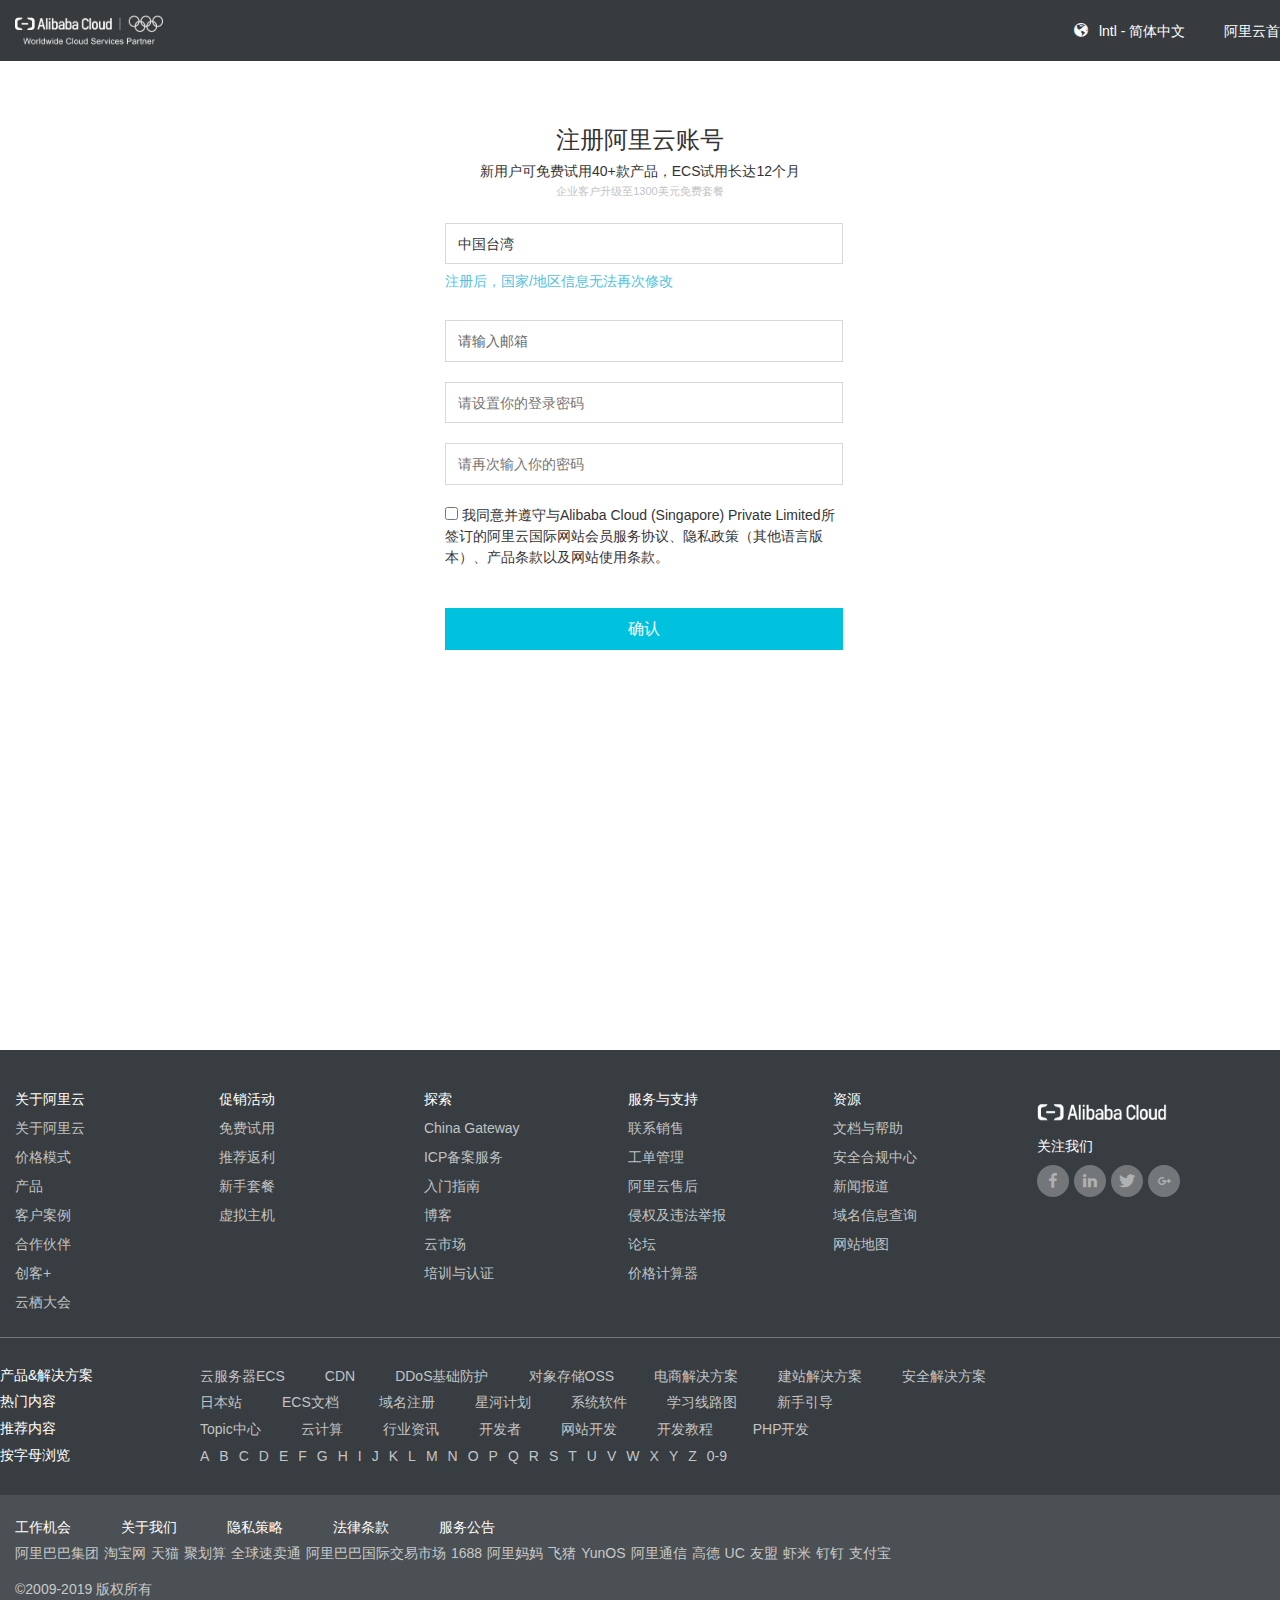
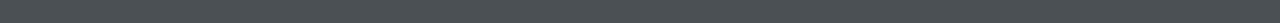
<file: register.html>
<!DOCTYPE html>
<html lang="en">

<head>
    <meta charset="UTF-8">
    <meta name="viewport" content="width=device-width, initial-scale=1.0">
    <meta http-equiv="X-UA-Compatible" content="ie=edge">
    <title> 注册账号 </title>
    <link rel="stylesheet" href="./lib/reset/reset.css">
    <link rel="stylesheet" href="./css/common.css">
    <link rel="stylesheet" href="./css/register.css">
</head>

<body>
    <!-- 头部 -->
    <header>
        <div class="container clearfix">
            <div class="header-logo">
                <a href="#">
                    <img src="./images/topnav-left-logo.png" alt="">
                </a>
            </div>
            <div class="header-left">
                <a href="#"><i class="iconfont">&#xe616;</i>lntl - 简体中文</a>
                <a href="#">阿里云首页</a>
                <a href="#">登录</a>
            </div>
        </div>
    </header>
    <!-- 登录框 -->
    <main>
        <h2>注册阿里云账号</h2>
        <div class="user-title">
            <h3>新用户可免费试用40+款产品，ECS试用长达12个月</h3>
            <h4>企业客户升级至1300美元免费套餐</h4>
        </div>
        <div class="user-table">
            <div class="country">
                <div><span>中国台湾</span><span></span></div>
                <p>注册后，国家/地区信息无法再次修改</p>
            </div>
            <div class="username">
                <input type="text" placeholder="请输入邮箱">
            </div>
            <div class="passwd">
                <input type="text" placeholder="请设置你的登录密码">
            </div>
            <div class="rpasswd">
                <input type="text" placeholder="请再次输入你的密码">
            </div>
            <div class="xieyi">
                <input type="checkbox" name="xieyi" value="xieyi"> 我同意并遵守与Alibaba Cloud (Singapore) Private
                Limited所签订的阿里云国际网站会员服务协议、隐私政策（其他语言版本）、产品条款以及网站使用条款。
            </div>
            <div class="reg-btn">
                <a href="#">确认</a>
            </div>
        </div>
    </main>
    <!-- 17.关于部分 -->
    <div class="about">
        <div class="container">
            <!-- 内容 -->
            <div class="about-list clearfix">
                <div>
                    <dl>
                        <dt><a href="#">关于阿里云</a></dt>
                        <dd><a href="#">关于阿里云</a></dd>
                        <dd><a href="#">价格模式</a></dd>
                        <dd><a href="#">产品</a></dd>
                        <dd><a href="#">客户案例</a></dd>
                        <dd><a href="#">合作伙伴</a></dd>
                        <dd><a href="#">创客+</a></dd>
                        <dd><a href="#">云栖大会</a></dd>
                    </dl>
                </div>
                <div>
                    <dl>
                        <dt><a href="#">促销活动</a></dt>
                        <dd><a href="#">免费试用</a></dd>
                        <dd><a href="#">推荐返利</a></dd>
                        <dd><a href="#">新手套餐</a></dd>
                        <dd><a href="#">虚拟主机</a></dd>
                    </dl>
                </div>
                <div>
                    <dl>
                        <dt><a href="#">探索</a></dt>
                        <dd><a href="#">China Gateway</a></dd>
                        <dd><a href="#">ICP备案服务</a></dd>
                        <dd><a href="#">入门指南</a></dd>
                        <dd><a href="#">博客</a></dd>
                        <dd><a href="#">云市场</a></dd>
                        <dd><a href="#">培训与认证</a></dd>
                    </dl>
                </div>
                <div>
                    <dl>
                        <dt><a href="#">服务与支持</a></dt>
                        <dd><a href="#">联系销售</a></dd>
                        <dd><a href="#">工单管理</a></dd>
                        <dd><a href="#">阿里云售后</a></dd>
                        <dd><a href="#">侵权及违法举报</a></dd>
                        <dd><a href="#">论坛</a></dd>
                        <dd><a href="#">价格计算器</a></dd>
                    </dl>
                </div>
                <div>
                    <dl>
                        <dt><a href="#">资源</a></dt>
                        <dd><a href="#">文档与帮助</a></dd>
                        <dd><a href="#">安全合规中心</a></dd>
                        <dd><a href="#">新闻报道</a></dd>
                        <dd><a href="#">域名信息查询</a></dd>
                        <dd><a href="#">网站地图</a></dd>
                    </dl>
                </div>
                <div>
                    <img src="./uploads/footer-logo.png" alt="">
                    <p>关注我们</p>
                    <div>
                        <a href="#" class="iconfont">&#xe676;</a>
                        <a href="#" class="iconfont">&#xe764;</a>
                        <a href="#" class="iconfont">&#xe655;</a>
                        <a href="#" class="iconfont">&#xe6fc;</a>
                    </div>
                </div>
            </div>
            <!-- 底部内容 -->
            <div class="about-list-btm">
                <div class="about-list-btm-show clearfix">
                    <p>产品&解决方案</p>
                    <ul>
                        <li><a href="#">云服务器ECS</a></li>
                        <li><a href="#">CDN</a></li>
                        <li><a href="#">DDoS基础防护</a></li>
                        <li><a href="#">对象存储OSS</a></li>
                        <li><a href="#">电商解决方案</a></li>
                        <li><a href="#">建站解决方案</a></li>
                        <li><a href="#">安全解决方案</a></li>
                    </ul>
                </div>
                <div class="about-list-btm-show clearfix">
                    <p>热门内容</p>
                    <ul>
                        <li><a href="#">日本站</a></li>
                        <li><a href="#">ECS文档</a></li>
                        <li><a href="#">域名注册</a></li>
                        <li><a href="#">星河计划</a></li>
                        <li><a href="#">系统软件</a></li>
                        <li><a href="#">学习线路图</a></li>
                        <li><a href="#">新手引导</a></li>
                    </ul>
                </div>
                <div class="about-list-btm-show clearfix">
                    <p>推荐内容</p>
                    <ul>
                        <li><a href="#">Topic中心</a></li>
                        <li><a href="#">云计算</a></li>
                        <li><a href="#">行业资讯</a></li>
                        <li><a href="#">开发者</a></li>
                        <li><a href="#">网站开发</a></li>
                        <li><a href="#">开发教程</a></li>
                        <li><a href="#">PHP开发</a></li>
                    </ul>
                </div>
                <div class="about-list-btm-show clearfix">
                    <p>按字母浏览</p>
                    <ul>
                        <li><a href="#">A</a></li>
                        <li><a href="#">B</a></li>
                        <li><a href="#">C</a></li>
                        <li><a href="#">D</a></li>
                        <li><a href="#">E</a></li>
                        <li><a href="#">F</a></li>
                        <li><a href="#">G</a></li>
                        <li><a href="#">H</a></li>
                        <li><a href="#">I</a></li>
                        <li><a href="#">J</a></li>
                        <li><a href="#">K</a></li>
                        <li><a href="#">L</a></li>
                        <li><a href="#">M</a></li>
                        <li><a href="#">N</a></li>
                        <li><a href="#">O</a></li>
                        <li><a href="#">P</a></li>
                        <li><a href="#">Q</a></li>
                        <li><a href="#">R</a></li>
                        <li><a href="#">S</a></li>
                        <li><a href="#">T</a></li>
                        <li><a href="#">U</a></li>
                        <li><a href="#">V</a></li>
                        <li><a href="#">W</a></li>
                        <li><a href="#">X</a></li>
                        <li><a href="#">Y</a></li>
                        <li><a href="#">Z</a></li>
                        <li><a href="#">0-9</a></li>
                    </ul>
                </div>
            </div>
        </div>
    </div>
    <!-- 18.页脚部分 -->
    <div class="footer">
        <!-- 版心 -->
        <div class="container">
            <!-- 关于我们 -->
            <div class="footer-about-us clearfix">
                <a href="#">工作机会</a>
                <a href="#">关于我们</a>
                <a href="#">隐私策略</a>
                <a href="#">法律条款</a>
                <a href="#">服务公告</a>
            </div>
            <!-- 链接 -->
            <div class="footer-links clearfix">
                <a href="#">阿里巴巴集团</a>
                <a href="#">淘宝网</a>
                <a href="#">天猫</a>
                <a href="#">聚划算</a>
                <a href="#">全球速卖通</a>
                <a href="#">阿里巴巴国际交易市场</a>
                <a href="#">1688</a>
                <a href="#">阿里妈妈</a>
                <a href="#">飞猪</a>
                <a href="#">YunOS</a>
                <a href="#">阿里通信</a>
                <a href="#">高德</a>
                <a href="#">UC</a>
                <a href="#">友盟</a>
                <a href="#">虾米</a>
                <a href="#">钉钉</a>
                <a href="#">支付宝</a>
            </div>
            <!-- 版权 -->
            <div class="footer-banquan">
                <p>&copy;2009-2019 版权所有</p>
            </div>
        </div>
    </div>
</body>

</html>
</file>
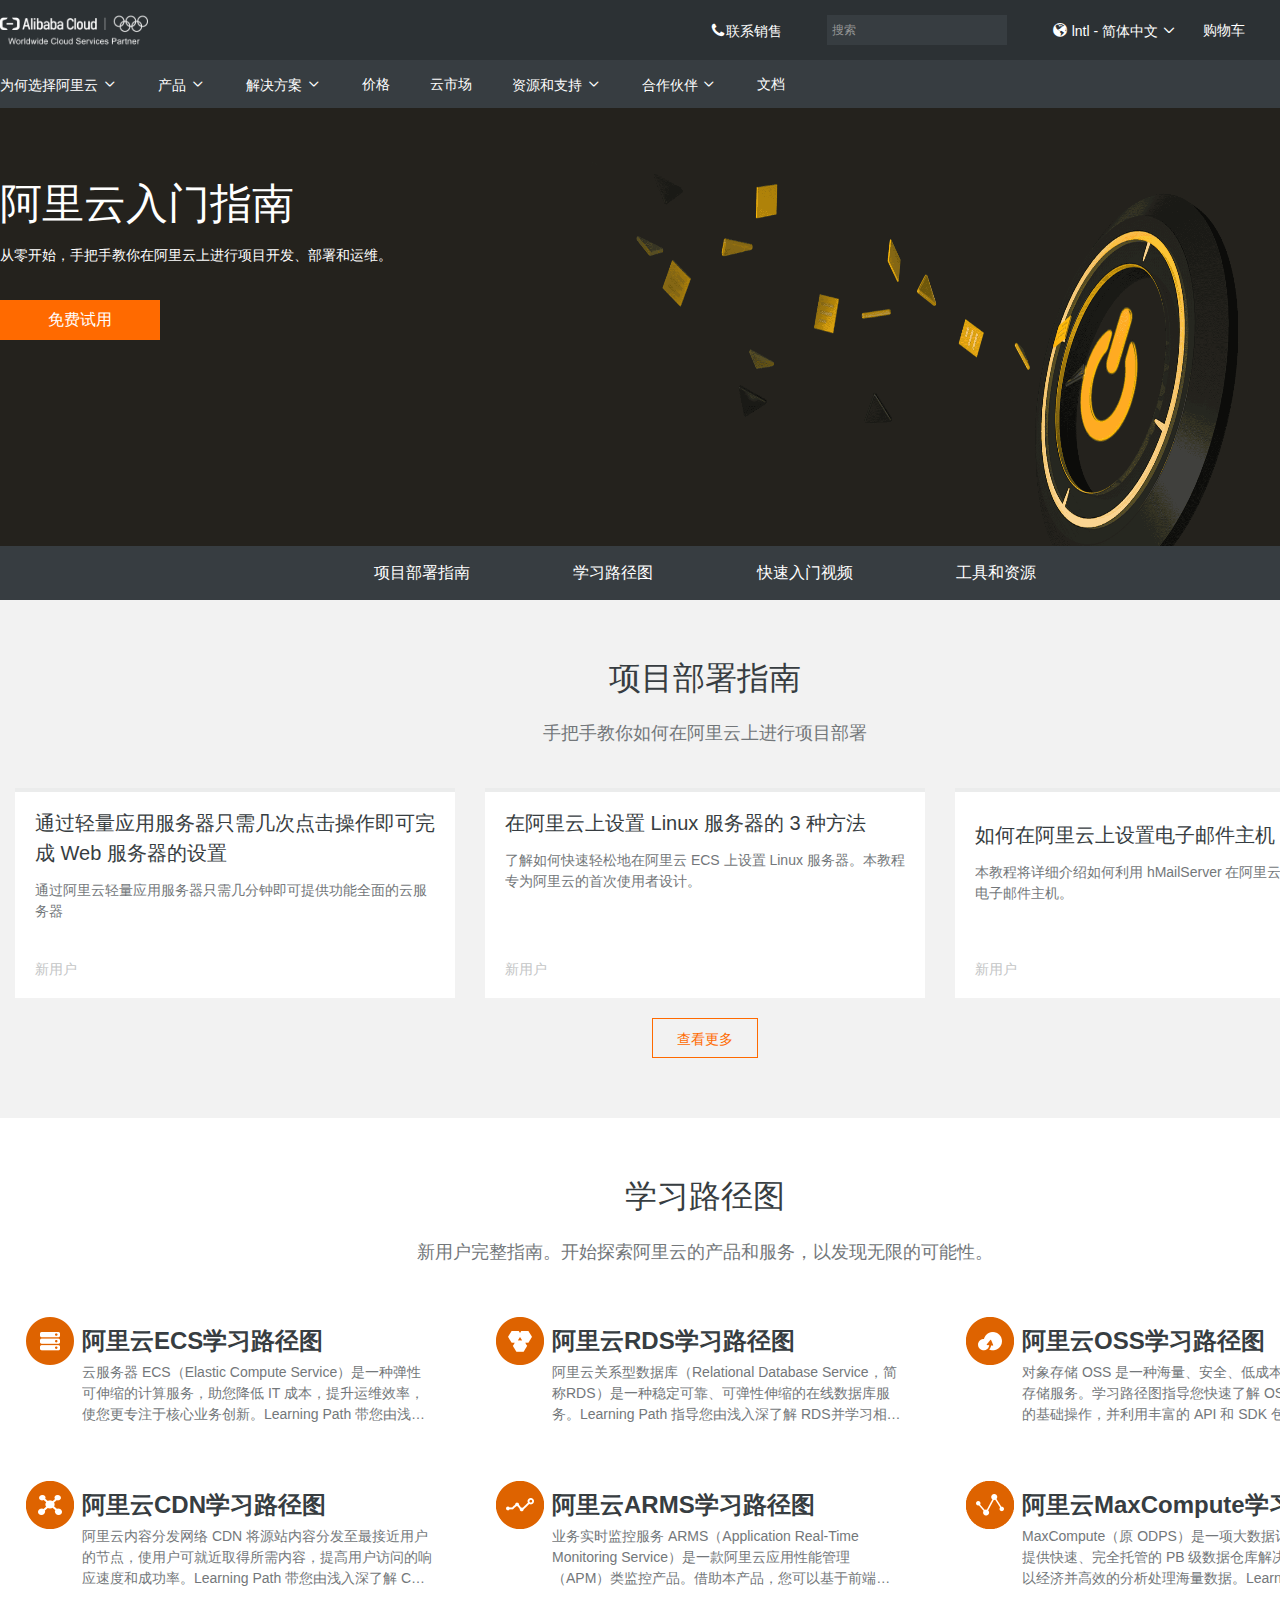
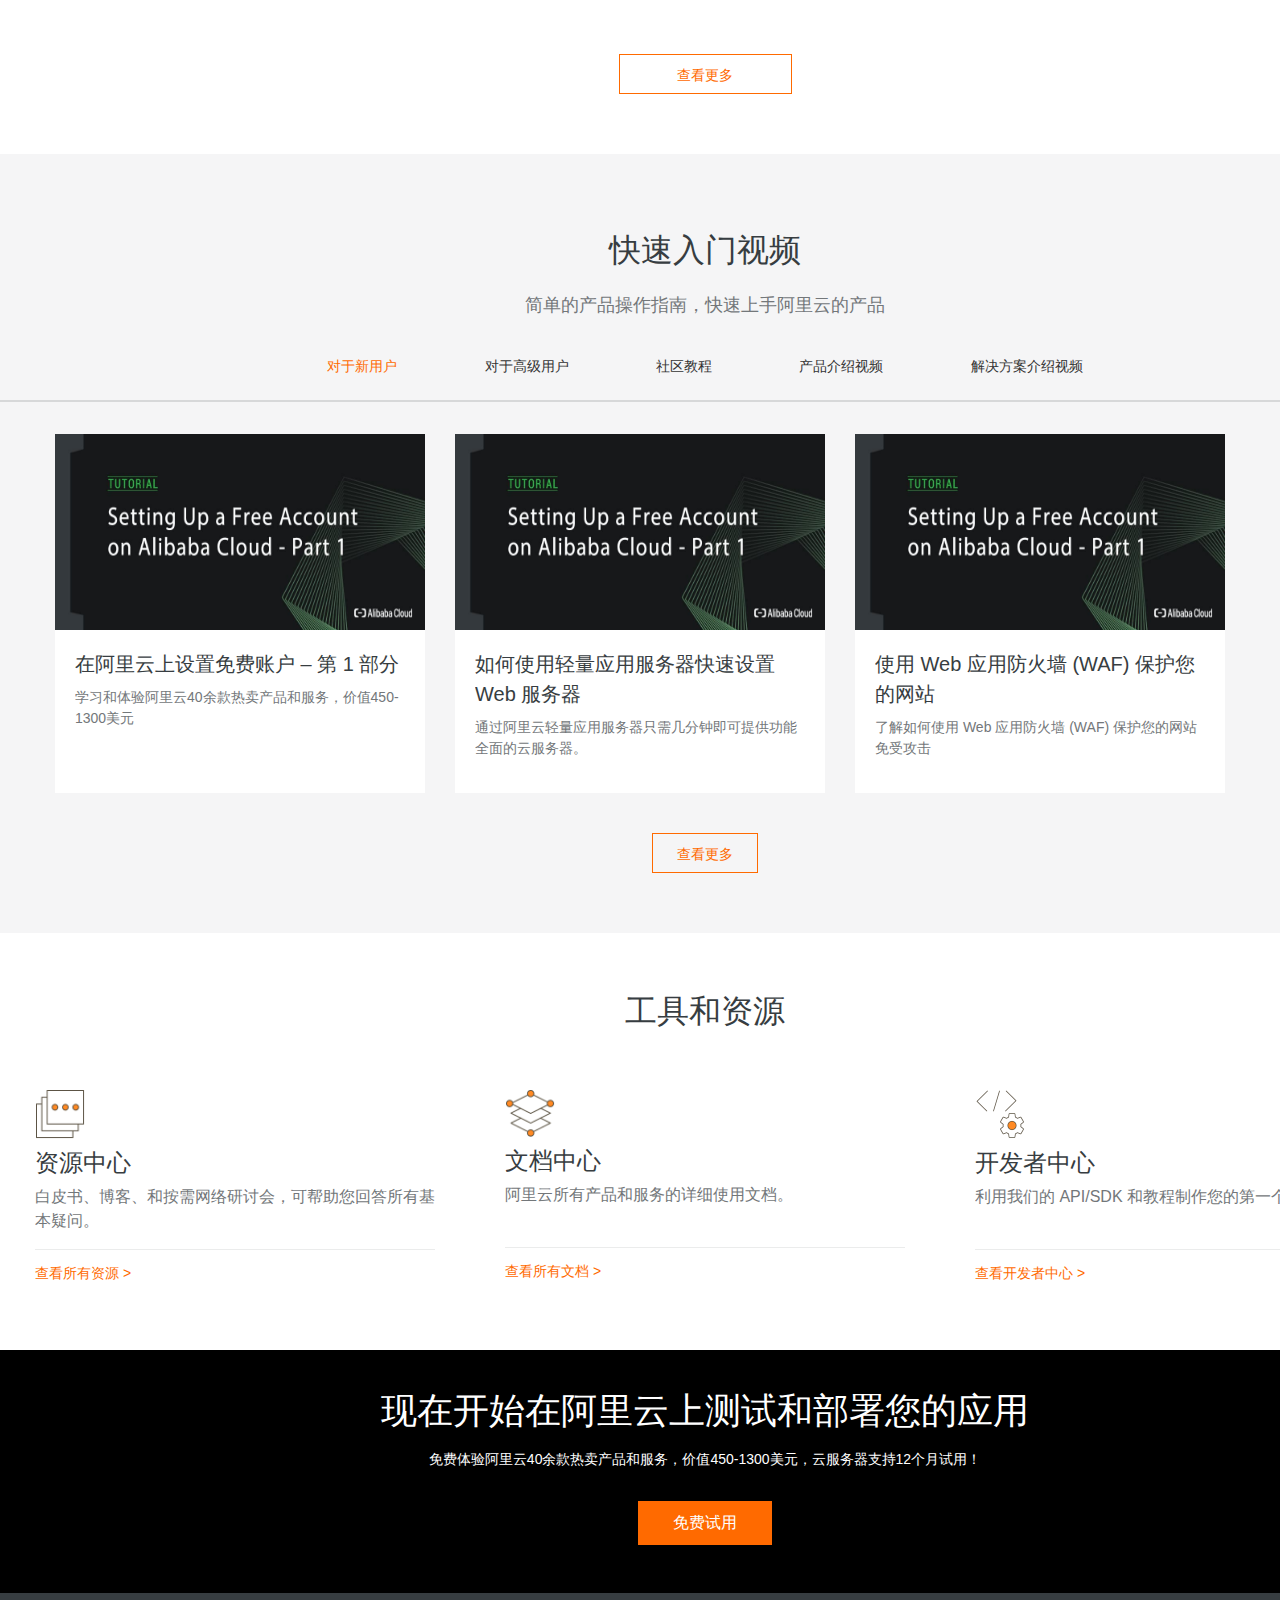
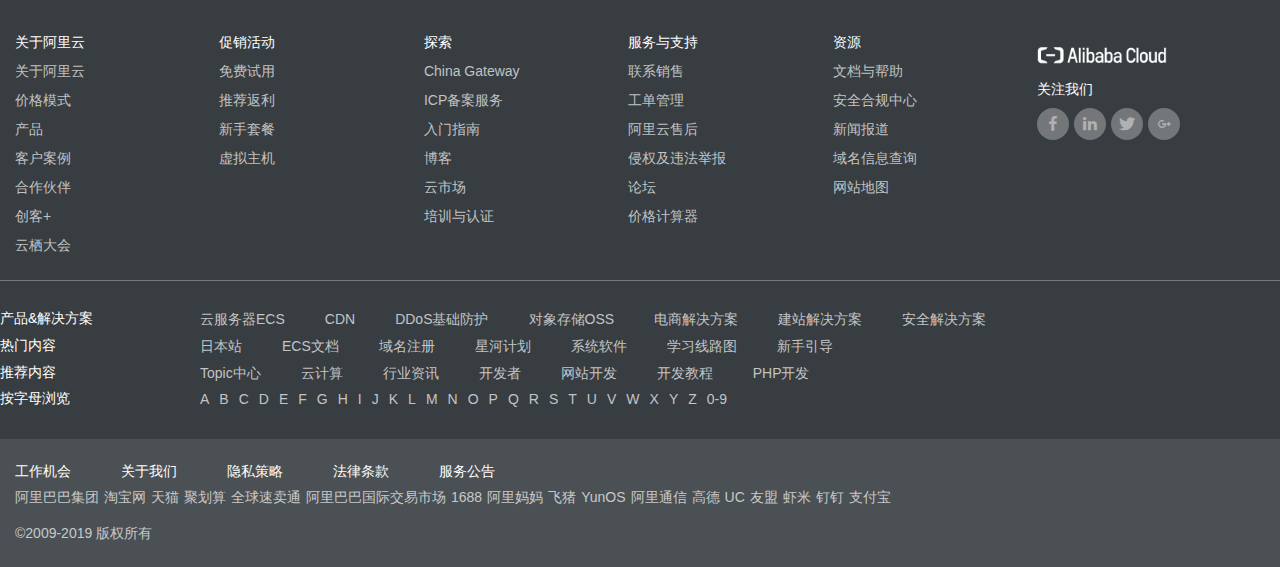
<file: rumen.html>
<!DOCTYPE html>
<html lang="en">

<head>
    <meta charset="UTF-8">
    <meta name="viewport" content="width=device-width, initial-scale=1.0">
    <meta http-equiv="X-UA-Compatible" content="ie=edge">
    <title>入门指南</title>
    <link rel="stylesheet" href="./lib/reset/reset.css">
    <link rel="stylesheet" href="./css/common.css">
    <link rel="stylesheet" href="./css/rumen.css">
</head>

<body>
    <!-- 1.顶部导航 -->
    <div class="topnav">
        <div class="container">
            <!-- 导航栏左侧 -->
            <div class="topnav-left">
                <a href="#" class="topnav-left-logo">
                    <img src="./images/topnav-left-logo.png" alt="alibaba">
                </a>
            </div>
            <!-- 导航栏右侧 -->
            <div class="topnav-right">
                <a href="#"><i class="iconfont">&#xe6f9;</i>联系销售</a>
                <input type="text" value="搜索">
                <span class="topnav-right-language"><i class="iconfont">&#xe616;</i> lntl - 简体中文
                    <div class="topnav-right-language-tab">
                        <div class="topnav-right-language-tab1 clearfix">
                            <a href="#" class="selectd-frist"><span>international</span><span>Eenglish</span></a>
                            <a href="#" class="selectd"><span></span><span>简体中文</span></a>
                            <a href="#" class="selectd"><span></span><span>繁體中文</span></a>
                            <a href="#" class="selectd"><span></span><span>日本語</span></a>
                            <a href="#" class="selectd"><span></span><span>한국어</span></a>
                            <a href="#" class="selectd"><span></span><span>Deutsch</span></a>
                            <a href="#" class="selectd"><span></span><span>Français</span></a>
                        </div>
                        <div class="topnav-right-language-tab2 clearfix">
                            <a href="#" class="selectd-frist"><span>Australia</span><span>Eenglish</span></a>
                            <a href="#" class="selectd-frist"><span>india</span><span>Eenglish</span></a>
                            <a href="#" class="selectd-frist"><span>lndonesia</span><span>Eenglish</span></a>
                            <a href="#" class="selectd-frist"><span>Malaysia</span><span>Eenglish</span></a>
                            <a href="#" class="selectd-frist"><span>Singapore</span><span>Eenglish</span></a>
                            <a href="#" class="selectd-frist"><span>United States</span><span>Eenglish</span></a>
                            <a href="#" class="selectd-frist"><span>United Kingdom</span><span>Eenglish</span></a>
                            <a href="#" class="selectd-frist"><span>中國香港</span><span>繁體中文</span></a>
                            <a href="#" class="selectd-frist"><span>中國台灣</span><span>繁體中文</span></a>
                            <a href="#" class="selectd-frist"><span>中国</span><span>简体中文</span></a>
                            <a href="#" class="selectd-frist"><span>日本</span><span>日本語</span></a>
                        </div>
                    </div>
                    <span class="iconfont icon-jiantou"></span></span>
                <a href="#">购物车</a>
                <a href="#">控制台</a>
                <a href="#">登录</a>
            </div>
        </div>
    </div>
    <!-- 2.tab栏部分 -->
    <div class="tab">
        <!-- 版心 -->
        <div class="container">
            <!-- tab栏左侧 -->
            <div class="tab-left">
                <a href="#" class="tab-left-link">为何选择阿里云 <span class="iconfont">&#xe612;</span></a>
                <a href="#" class="tab-left-link">产品 <span class="iconfont">&#xe612;</span></a>
                <a href="#" class="tab-left-link">解决方案 <span class="iconfont">&#xe612;</span></a>
                <a href="#" class="tab-left-link">价格</a>
                <a href="#" class="tab-left-link">云市场</a>
                <a href="#" class="tab-left-link">资源和支持 <span class="iconfont">&#xe612;</span></a>
                <a href="#" class="tab-left-link">合作伙伴 <span class="iconfont">&#xe612;</span></a>
                <a href="#" class="tab-left-link">文档</a>
            </div>
            <!-- tab栏右侧按钮 -->
            <a href="#" class="tab-right-btn">免费注册</a>
        </div>
    </div>
    <!-- banner部分 -->
    <div class="banner">
        <div class="container">
            <h1>阿里云入门指南</h1>
            <p>从零开始，手把手教你在阿里云上进行项目开发、部署和运维。</p>
            <a href="#">免费试用</a>
        </div>
    </div>
    <!-- 快速导航 -->
    <div class="daohang">
        <div class="container">
            <a href="javascript:void(0)">项目部署指南</a>
            <a href="javascript:void(0)">学习路径图</a>
            <a href="javascript:void(0)">快速入门视频</a>
            <a href="javascript:void(0)">工具和资源</a>
        </div>
    </div>
    <!-- 主体部分 -->
    <main>
        <div class="container">
            <div class="main-title">
                <h2>项目部署指南</h2>
                <h3>手把手教你如何在阿里云上进行项目部署</h3>
            </div>
            <section class="clearfix">
                <div class="sec-content">
                    <a href="javascirpt:void(0)">
                        <h2>通过轻量应用服务器只需几次点击操作即可完成 Web 服务器的设置</h2>
                        <p>通过阿里云轻量应用服务器只需几分钟即可提供功能全面的云服务器</p>
                        <aside>新用户</aside>
                    </a>
                </div>
                <div class="sec-content">
                    <a href="javascirpt:void(0)">
                        <h2>在阿里云上设置 Linux 服务器的 3 种方法</h2>
                        <p>了解如何快速轻松地在阿里云 ECS 上设置 Linux 服务器。本教程专为阿里云的首次使用者设计。</p>
                        <aside>新用户</aside>
                    </a>
                </div>
                <div class="sec-content">
                    <a href="javascirpt:void(0)">
                        <h2>
                            <h2>如何在阿里云上设置电子邮件主机</h2>
                        </h2>
                        <p>本教程将详细介绍如何利用 hMailServer 在阿里云上搭建企业的电子邮件主机。</p>
                        <aside>新用户</aside>
                    </a>
                </div>
                <div class="sec-btn">
                    <a href="javascirpt:void(0)">查看更多</a>
                </div>
            </section>
        </div>
    </main>
    <!-- 学习线路图 -->
    <div class="line">
        <div class="container">
            <div class="line-title">
                <h2>学习路径图</h2>
                <h3>新用户完整指南。开始探索阿里云的产品和服务，以发现无限的可能性。</h3>
            </div>
            <div class="line-main clearfix">
                <div class="line-main-box">
                    <a href="#">
                        <img src="./images/rumen-ljt-01.png" alt="">
                        <h2>阿里云ECS学习路径图</h2>
                        <p>云服务器 ECS（Elastic Compute Service）是一种弹性可伸缩的计算服务，助您降低 IT 成本，提升运维效率，使您更专注于核心业务创新。Learning Path
                            带您由浅入深学习使用和运维 ECS。</p>
                    </a>
                </div>
                <div class="line-main-box">
                    <a href="#">
                        <img src="./images/rumen-ljt-02.png" alt="">
                        <h2>阿里云RDS学习路径图</h2>
                        <p>阿里云关系型数据库（Relational Database Service，简称RDS）是一种稳定可靠、可弹性伸缩的在线数据库服务。Learning Path 指导您由浅入深了解
                            RDS并学习相关的控制台操作。</p>
                    </a>
                </div>
                <div class="line-main-box">
                    <a href="#">
                        <img src="./images/rumen-ljt-03.png" alt="">
                        <h2>阿里云OSS学习路径图</h2>
                        <p>对象存储 OSS 是一种海量、安全、低成本、高可靠的云存储服务。学习路径图指导您快速了解 OSS，学习相关的基础操作，并利用丰富的 API 和 SDK 包和便捷工具进行二次开发。</p>
                    </a>
                </div>
                <div class="line-main-box">
                    <a href="#">
                        <img src="./images/rumen-ljt-04.png" alt="">
                        <h2>阿里云CDN学习路径图</h2>
                        <p>阿里云内容分发网络 CDN 将源站内容分发至最接近用户的节点，使用户可就近取得所需内容，提高用户访问的响应速度和成功率。Learning Path 带您由浅入深了解 CDN
                            的相关功能和操作。</p>
                    </a>
                </div>
                <div class="line-main-box">
                    <a href="#">
                        <img src="./images/rumen-ljt-05.png" alt="">
                        <h2>阿里云ARMS学习路径图</h2>
                        <p>业务实时监控服务 ARMS（Application Real-Time Monitoring
                            Service）是一款阿里云应用性能管理（APM）类监控产品。借助本产品，您可以基于前端、应用、业务自定义等维度，迅速便捷地为企业构建秒级响应的业务监控能力。</p>
                    </a>
                </div>
                <div class="line-main-box">
                    <a href="#">
                        <img src="./images/rumen-ljt-06.png" alt="">
                        <h2>阿里云MaxCompute学习路径图</h2>
                        <p>MaxCompute（原 ODPS）是一项大数据计算服务，它能提供快速、完全托管的 PB 级数据仓库解决方案，使您可以经济并高效的分析处理海量数据。Learning Path
                            带您由浅入深了解 MaxCompute 及相关功能和操作。</p>
                    </a>
                </div>
            </div>
            <div class="line-btn">
                <a href="#">查看更多</a>
            </div>
        </div>
    </div>
    <!-- 快速入门视频 -->
    <div class="video">
        <div class="container">
            <div class="video-title">
                <h2>快速入门视频</h2>
                <h3>简单的产品操作指南，快速上手阿里云的产品</h3>
            </div>
            <div class="video-select">
                <a href="javascript:void(0)">对于新用户</a>
                <a href="javascript:void(0)">对于高级用户</a>
                <a href="javascript:void(0)">社区教程</a>
                <a href="javascript:void(0)">产品介绍视频</a>
                <a href="javascript:void(0)">解决方案介绍视频</a>
            </div>
        </div>
        <div class="video-main clearfix">
            <div class="video-main-box">
                <a href="javascirpt:void(0)">
                    <img src="./images/rumen-video-01.jpg" alt="">
                    <div>
                        <h2>在阿里云上设置免费账户 – 第 1 部分</h2>
                        <p>学习和体验阿里云40余款热卖产品和服务，价值450-1300美元</p>
                    </div>
                </a>
            </div>
            <div class="video-main-box">
                <a href="javascirpt:void(0)">
                    <img src="./images/rumen-video-01.jpg" alt="">
                    <div>
                        <h2>如何使用轻量应用服务器快速设置 Web 服务器</h2>
                        <p>通过阿里云轻量应用服务器只需几分钟即可提供功能全面的云服务器。</p>
                    </div>
                </a>
            </div>
            <div class="video-main-box">
                <a href="javascirpt:void(0)">
                    <img src="./images/rumen-video-01.jpg" alt="">
                    <div>
                        <h2>使用 Web 应用防火墙 (WAF) 保护您的网站</h2>
                        <p>了解如何使用 Web 应用防火墙 (WAF) 保护您的网站免受攻击</p>
                    </div>
                </a>
            </div>
        </div>
        <div class="container">
            <div class="video-btn">
                <a href="javascirpt:void(0)">查看更多</a>
            </div>
        </div>
    </div>
    <!-- 工具和资源 -->
    <div class="tool">
        <div class="container">
            <div class="tool-title">
                <h2>工具和资源</h2>
            </div>
            <div class="tool-main clearfix">
                <div class="tool-main-box">
                    <a href="javascript:void(0)">
                        <img src="./images/rumen-tool-01.png" alt="">
                        <div>
                            <h2>资源中心</h2>
                            <p>白皮书、博客、和按需网络研讨会，可帮助您回答所有基本疑问。</p>
                            <aside>查看所有资源 ></aside>
                        </div>
                    </a>
                </div>
                <div class="tool-main-box">
                    <a href="javascript:void(0)">
                        <img src="./images/rumen-tool-02.png" alt="">
                        <div>
                            <h2>文档中心</h2>
                            <p>阿里云所有产品和服务的详细使用文档。</p>
                            <aside>查看所有文档 ></aside>
                        </div>
                    </a>
                </div>
                <div class="tool-main-box">
                    <a href="javascript:void(0)">
                        <img src="./images/rumen-tool-03.png" alt="">
                        <div>
                            <h2>开发者中心</h2>
                            <p>利用我们的 API/SDK 和教程制作您的第一个应用程序</p>
                            <aside>查看开发者中心 ></aside>
                        </div>
                    </a>
                </div>
            </div>
        </div>
    </div>
    <!-- 部署 -->
    <div class="developer">
        <div class="container">
            <div class="developer-title">
                <h3>现在开始在阿里云上测试和部署您的应用</h3>
                <p>免费体验阿里云40余款热卖产品和服务，价值450-1300美元，云服务器支持12个月试用！</p>
                <a href="javascirp:void(0)">免费试用</a>
            </div>
        </div>
    </div>
     <!-- 17.关于部分 -->
     <div class="about">
        <div class="container">
            <!-- 内容 -->
            <div class="about-list clearfix">
                <div>
                    <dl>
                        <dt><a href="#">关于阿里云</a></dt>
                        <dd><a href="#">关于阿里云</a></dd>
                        <dd><a href="#">价格模式</a></dd>
                        <dd><a href="#">产品</a></dd>
                        <dd><a href="#">客户案例</a></dd>
                        <dd><a href="#">合作伙伴</a></dd>
                        <dd><a href="#">创客+</a></dd>
                        <dd><a href="#">云栖大会</a></dd>
                    </dl>
                </div>
                <div>
                    <dl>
                        <dt><a href="#">促销活动</a></dt>
                        <dd><a href="#">免费试用</a></dd>
                        <dd><a href="#">推荐返利</a></dd>
                        <dd><a href="#">新手套餐</a></dd>
                        <dd><a href="#">虚拟主机</a></dd>
                    </dl>
                </div>
                <div>
                    <dl>
                        <dt><a href="#">探索</a></dt>
                        <dd><a href="#">China Gateway</a></dd>
                        <dd><a href="#">ICP备案服务</a></dd>
                        <dd><a href="#">入门指南</a></dd>
                        <dd><a href="#">博客</a></dd>
                        <dd><a href="#">云市场</a></dd>
                        <dd><a href="#">培训与认证</a></dd>
                    </dl>
                </div>
                <div>
                    <dl>
                        <dt><a href="#">服务与支持</a></dt>
                        <dd><a href="#">联系销售</a></dd>
                        <dd><a href="#">工单管理</a></dd>
                        <dd><a href="#">阿里云售后</a></dd>
                        <dd><a href="#">侵权及违法举报</a></dd>
                        <dd><a href="#">论坛</a></dd>
                        <dd><a href="#">价格计算器</a></dd>
                    </dl>
                </div>
                <div>
                    <dl>
                        <dt><a href="#">资源</a></dt>
                        <dd><a href="#">文档与帮助</a></dd>
                        <dd><a href="#">安全合规中心</a></dd>
                        <dd><a href="#">新闻报道</a></dd>
                        <dd><a href="#">域名信息查询</a></dd>
                        <dd><a href="#">网站地图</a></dd>
                    </dl>
                </div>
                <div>
                    <img src="./uploads/footer-logo.png" alt="">
                    <p>关注我们</p>
                    <div>
                        <a href="#" class="iconfont">&#xe676;</a>
                        <a href="#" class="iconfont">&#xe764;</a>
                        <a href="#" class="iconfont">&#xe655;</a>
                        <a href="#" class="iconfont">&#xe6fc;</a>
                    </div>
                </div>
            </div>
            <!-- 底部内容 -->
            <div class="about-list-btm">
                <div class="about-list-btm-show clearfix">
                    <p>产品&解决方案</p>
                    <ul>
                        <li><a href="#">云服务器ECS</a></li>
                        <li><a href="#">CDN</a></li>
                        <li><a href="#">DDoS基础防护</a></li>
                        <li><a href="#">对象存储OSS</a></li>
                        <li><a href="#">电商解决方案</a></li>
                        <li><a href="#">建站解决方案</a></li>
                        <li><a href="#">安全解决方案</a></li>
                    </ul>
                </div>
                <div class="about-list-btm-show clearfix">
                    <p>热门内容</p>
                    <ul>
                        <li><a href="#">日本站</a></li>
                        <li><a href="#">ECS文档</a></li>
                        <li><a href="#">域名注册</a></li>
                        <li><a href="#">星河计划</a></li>
                        <li><a href="#">系统软件</a></li>
                        <li><a href="#">学习线路图</a></li>
                        <li><a href="#">新手引导</a></li>
                    </ul>
                </div>
                <div class="about-list-btm-show clearfix">
                    <p>推荐内容</p>
                    <ul>
                        <li><a href="#">Topic中心</a></li>
                        <li><a href="#">云计算</a></li>
                        <li><a href="#">行业资讯</a></li>
                        <li><a href="#">开发者</a></li>
                        <li><a href="#">网站开发</a></li>
                        <li><a href="#">开发教程</a></li>
                        <li><a href="#">PHP开发</a></li>
                    </ul>
                </div>
                <div class="about-list-btm-show clearfix">
                    <p>按字母浏览</p>
                    <ul>
                        <li><a href="#">A</a></li>
                        <li><a href="#">B</a></li>
                        <li><a href="#">C</a></li>
                        <li><a href="#">D</a></li>
                        <li><a href="#">E</a></li>
                        <li><a href="#">F</a></li>
                        <li><a href="#">G</a></li>
                        <li><a href="#">H</a></li>
                        <li><a href="#">I</a></li>
                        <li><a href="#">J</a></li>
                        <li><a href="#">K</a></li>
                        <li><a href="#">L</a></li>
                        <li><a href="#">M</a></li>
                        <li><a href="#">N</a></li>
                        <li><a href="#">O</a></li>
                        <li><a href="#">P</a></li>
                        <li><a href="#">Q</a></li>
                        <li><a href="#">R</a></li>
                        <li><a href="#">S</a></li>
                        <li><a href="#">T</a></li>
                        <li><a href="#">U</a></li>
                        <li><a href="#">V</a></li>
                        <li><a href="#">W</a></li>
                        <li><a href="#">X</a></li>
                        <li><a href="#">Y</a></li>
                        <li><a href="#">Z</a></li>
                        <li><a href="#">0-9</a></li>
                    </ul>
                </div>
            </div>
        </div>
    </div>
    <!-- 18.页脚部分 -->
    <div class="footer">
        <!-- 版心 -->
        <div class="container">
            <!-- 关于我们 -->
            <div class="footer-about-us clearfix">
                <a href="#">工作机会</a>
                <a href="#">关于我们</a>
                <a href="#">隐私策略</a>
                <a href="#">法律条款</a>
                <a href="#">服务公告</a>
            </div>
            <!-- 链接 -->
            <div class="footer-links clearfix">
                <a href="#">阿里巴巴集团</a>
                <a href="#">淘宝网</a>
                <a href="#">天猫</a>
                <a href="#">聚划算</a>
                <a href="#">全球速卖通</a>
                <a href="#">阿里巴巴国际交易市场</a>
                <a href="#">1688</a>
                <a href="#">阿里妈妈</a>
                <a href="#">飞猪</a>
                <a href="#">YunOS</a>
                <a href="#">阿里通信</a>
                <a href="#">高德</a>
                <a href="#">UC</a>
                <a href="#">友盟</a>
                <a href="#">虾米</a>
                <a href="#">钉钉</a>
                <a href="#">支付宝</a>
            </div>
            <!-- 版权 -->
            <div class="footer-banquan">
                <p>&copy;2009-2019 版权所有</p>
            </div>
        </div>
    </div>
</body>

</html>
</file>
<file: css/common.css>
/* 版心 */
.container {

    width: 1410px;
    margin: 0 auto;
}

/* 清除浮动 */
.clearfix:before,
.clearfix:after {
  content: "";
  /* 既让伪元素变成块级 还让他们排在一行 */
  display: table;
}

.clearfix:after {
  clear: both;
}

/* 兼容ie 6 7 */
.clearfix {
  *zoom: 1;
}

li {

  list-style: none;
}

/* 去除所有a的下划线 */
a:hover {

    text-decoration: none;
}

a:visited {

    text-decoration: none;
}

a:active {

    text-decoration: none;
}

a:visited {

    text-decoration: none;
}

/* 字体图标 */
@font-face {
    font-family: 'iconfont';
    src: url('../fonts/iconfont.eot');
    src: url('../fonts/iconfont.eot?#iefix') format('embedded-opentype'),
        url('../fonts/iconfont.woff2') format('woff2'),
        url('../fonts/iconfont.woff') format('woff'),
        url('../fonts/iconfont.ttf') format('truetype'),
        url('../fonts/iconfont.svg#iconfont') format('svg');
}

.iconfont {
    font-family: "iconfont" !important;
    font-size: 16px;
    font-style: normal;
    -webkit-font-smoothing: antialiased;
    -moz-osx-font-smoothing: grayscale;
}

.icon-linkedin:before {
    content: "\e764";
  }
  
  .icon-facebook:before {
    content: "\e676";
  }
  
  .icon-diqiu:before {
    content: "\e616";
  }
  
  .icon-jiantou:before {
    content: "\e612";
  }
  
  .icon-twitter:before {
    content: "\e655";
  }
  
  .icon-dianhua:before {
    content: "\e6f9";
  }
  
  .icon-biaoqing:before {
    content: "\e621";
  }
  
  .icon-changyongtubiao-xianxingdaochu-zhuanqu-:before {
    content: "\e76a";
  }
  
  .icon-google:before {
    content: "\e6fc";
  }
</file>
<file: css/icp.css>
@charset "UTF-8";
* {
  -webkit-box-sizing: border-box;
          box-sizing: border-box;
}

/* 1.顶部导航 */
.topnav {
  height: 60px;
  background-color: #2c3134;
}

.topnav-left-logo {
  display: block;
  float: left;
  height: 60px;
}

.topnav-left {
  float: left;
}

.topnav-left-logo img {
  height: 60px;
}

.topnav-right {
  float: right;
  height: 60px;
}

.topnav-right a,
.topnav-right input,
.topnav-right-language {
  display: block;
  float: left;
  margin: 0 0 0 45px;
}

.topnav-right a,
.topnav-right-language {
  font-size: 14px;
  line-height: 60px;
  color: #fff;
}

.topnav-right a:last-child {
  margin-right: 5px;
}

.topnav-right a:hover {
  color: #ff6a00;
}

.topnav-right input {
  width: 180px;
  height: 30px;
  margin-top: 15px;
  padding-left: 5px;
  background-color: #373d41;
  border: 0;
  color: #949595;
  -webkit-box-sizing: border-box;
          box-sizing: border-box;
  -webkit-transition: 0.5s all;
  transition: 0.5s all;
}

.topnav-right input:focus {
  -webkit-transition: 0.5s all;
  transition: 0.5s all;
  width: 300px;
}

.topnav-right-language {
  position: relative;
}

.topnav-right-language .icon-jiantou {
  position: absolute;
  display: block;
  right: -20px;
  top: 0px;
  font-size: 18px;
  margin-left: 3px;
  -webkit-transition: 0.5s all;
  transition: 0.5s all;
}

.topnav-right-language:hover .icon-jiantou {
  -webkit-transition: 0.5s all;
  transition: 0.5s all;
  -webkit-transform: rotate(180deg);
          transform: rotate(180deg);
}

.topnav-right-language-tab {
  position: absolute;
  display: none;
  z-index: 1;
  top: 60px;
  right: -50px;
  width: 198px;
  height: 582px;
  background-color: #14171a;
  padding-top: 5px;
  /* padding-left: 20px; */
  -webkit-box-sizing: border-box;
          box-sizing: border-box;
  -webkit-transition: .5s all;
  transition: .5s all;
}

.topnav-right-language:hover .topnav-right-language-tab {
  -webkit-transition: .5s all;
  transition: .5s all;
  display: block;
}

.topnav-right-language-tab1 {
  border-bottom: 1px solid #373d41;
  padding-left: 20px;
  padding-bottom: 15px;
  -webkit-box-sizing: border-box;
          box-sizing: border-box;
}

.topnav-right-language-tab1 a {
  margin: 0;
  line-height: 30px;
}

.topnav-right-language-tab1 .selectd-frist span:last-child {
  margin-left: 23px;
}

.topnav-right-language-tab1 .selectd span:first-child {
  margin-left: 100px;
}

.topnav-right-language-tab2 {
  padding-left: 20px;
  padding-top: 20px;
  -webkit-box-sizing: border-box;
          box-sizing: border-box;
}

.topnav-right-language-tab2 a {
  width: 177px;
  margin: 0;
  line-height: 30px;
}

.topnav-right-language-tab2 .selectd-frist span:last-child {
  float: right;
  margin-right: 23px;
}

/* 2.tab栏部分 */
.tab {
  height: 48px;
  background-color: #373d41;
}

/* tab栏左侧 */
.tab-left {
  height: 48px;
  float: left;
}

.tab-left a {
  display: block;
  float: left;
  color: #fff;
  line-height: 48px;
  margin-right: 40px;
  -webkit-box-sizing: border-box;
          box-sizing: border-box;
  font-size: 14px;
}

.tab-left a span {
  position: relative;
  -webkit-transition: .5s all;
  transition: .5s all;
}

.tab-left-link:hover span {
  -webkit-transition: 0.5s all;
  transition: 0.5s all;
  -webkit-transform: rotate(180deg);
          transform: rotate(180deg);
}

/* tab栏右侧按钮 */
.tab-right-btn {
  display: block;
  float: right;
  width: 104px;
  height: 48px;
  background-color: #ff6a00;
  font-size: 16px;
  color: #fff;
  text-align: center;
  line-height: 48px;
}

.tab-right-btn:hover {
  color: #fff;
  background-color: #ff791a;
}

.banner {
  width: 100%;
  height: 291.6px;
  background-image: url(../images/icp-bgp.png);
  background-size: 100% 100%;
}

.banner aside:first-child {
  padding-top: 20px;
  padding-bottom: 20px;
  display: block;
  font-size: 14px;
}

.banner aside:first-child a {
  color: #fff;
}

.banner aside:first-child span {
  color: #adaeb0;
}

.banner .banner-title {
  padding-bottom: 58px;
}

.banner .banner-title h2 {
  float: none;
  font-size: 42px;
  color: #FFF;
  line-height: 50px;
  margin-bottom: 20px;
  font-weight: 500;
}

.banner .banner-title p {
  float: none;
  color: #FFF;
  margin-bottom: 36px;
  font-size: 16px;
}

.banner .banner-title aside {
  display: block;
}

.banner .banner-title aside a {
  display: inline-block;
}

.banner .banner-title aside a:nth-child(1) {
  width: 106px;
  height: 40px;
  background-color: #ff6a00;
  color: #fff;
  font-size: 14px;
  line-height: 40px;
  text-align: center;
  margin-right: 23px;
}

.banner .banner-title aside a:nth-child(2) {
  font-size: 14px;
  color: #ff6a00;
}

.type {
  width: 100%;
  height: 53.6px;
  background-color: #373d41;
  text-align: center;
}

.type a {
  display: inline-block;
  color: #fff;
  line-height: 53.6px;
  font-size: 16px;
  margin: 0 calc(96px / 2);
}

.type a:hover {
  color: #ff6a00;
}

.type a:nth-child(1) {
  color: #ff6a00;
}

.why {
  width: 100%;
  padding-top: 60px;
  padding-bottom: 60px;
}

.why .why-title {
  text-align: center;
  margin-bottom: 20px;
}

.why .why-title h2 {
  margin: 0 0 14px;
  font-size: 32px;
  color: #373D41;
  line-height: 1.3;
  font-weight: 500;
}

.why .why-content .thum {
  padding-right: 20%;
}

.why .why-content .thum img {
  width: 70px;
  height: 70px;
}

.why .why-content h3 {
  margin: 10px 0 15px;
  font-size: 18px;
  color: #373D41;
}

.why .why-content p {
  padding-right: 20%;
  font-size: 14px;
  color: #9B9EA0;
  line-height: 21px;
}

.icp-type {
  width: 100%;
  padding: 60px 0;
}

.icp-type .icp-type-title {
  padding-bottom: 20px;
  text-align: center;
}

.icp-type .icp-type-title h3 {
  margin-top: 0;
  margin-bottom: 10px;
  font-size: 32px;
  color: #373D41;
  line-height: 1.5;
}

.icp-type .icp-type-content .inner {
  position: relative;
  overflow: hidden;
  padding: 24px 40px;
  background-color: #fff;
  background-repeat: no-repeat;
  background-position: right bottom;
  background-size: 100% auto;
  -webkit-box-shadow: 0 0 8px 0 rgba(55, 61, 65, 0.2);
  box-shadow: 0 0 8px 0 rgba(55, 61, 65, 0.2);
  background-image: url(../images/icp-type-box-bgp-01.png);
}

.icp-type .icp-type-content .inner h4 {
  margin-bottom: 15px;
  font-size: 18px;
  color: #373D41;
}

.icp-type .icp-type-content .inner .icon {
  position: relative;
  top: -2px;
  width: 22px;
  margin-right: 5px;
}

.icp-type .icp-type-content .inner p {
  min-height: 126px;
  margin-bottom: 15px;
  font-size: 14px;
  color: #9B9EA0;
  line-height: 21px;
}

.icp-type .icp-type-content .inner a {
  padding-right: 10px;
  font-size: 14px;
  padding-left: 10px;
  color: #ff6a00;
}

.icp-type .icp-type-content .inner .dere {
  position: absolute;
  left: 0;
  bottom: 0;
  z-index: 1;
  height: 100%;
  width: 5px;
  background-color: #373D41;
}

.icpjb {
  width: 100%;
  padding-top: 60px;
  padding-bottom: 60px;
  background-color: #202427;
}

.icpjb .icpjb-title {
  text-align: center;
}

.icpjb .icpjb-title h3 {
  margin-top: 0;
  margin-bottom: 10px;
  font-size: 32px;
  color: #fff;
}

.icpjb .icpjb-content .box {
  padding-left: 50px;
  padding-right: 50px;
}

.icpjb .icpjb-content dl {
  margin-top: 50px;
  margin-bottom: 0;
  padding-top: 27px;
  background-position: left top;
  background-repeat: no-repeat;
  background-size: 80px auto;
}

.icpjb .icpjb-content dl dt {
  margin-bottom: 3px;
  font-size: 18px;
  line-height: 24px;
  height: 48px;
  overflow: hidden;
  color: #fff;
  font-weight: 400;
}

.icpjb .icpjb-content dl dt .icon {
  position: relative;
  top: -2px;
  margin-right: 6px;
  width: 24px;
}

.icpjb .icpjb-content dl dd {
  font-size: 14px;
  color: #C3C5C6;
  line-height: 21px;
  height: 105px;
  overflow: hidden;
  text-overflow: ellipsis;
  display: -webkit-box;
  -webkit-line-clamp: 5;
  -webkit-box-orient: vertical;
  -webkit-box-direction: normal;
      -ms-flex-direction: column;
          flex-direction: column;
}

.icpjb .icpjb-content dl dd a {
  color: #ff6a00;
}

.icpjb .icpjb-content .step-1 {
  background-image: url(../images/icp-jiubu-bgp-01.png);
}

.problem {
  width: 100%;
  padding: 60px 0;
}

.problem .problem-title {
  padding-bottom: 20px;
  text-align: center;
}

.problem .problem-title h3 {
  margin-top: 0;
  margin-bottom: 10px;
  font-size: 32px;
  color: #373D41;
}

.problem .problem-content .faq-list {
  padding: 10px 0;
}

.problem .problem-content .faq-list dl {
  margin-bottom: 20px;
}

.problem .problem-content .faq-list dl p {
  font-weight: 700;
}

.problem .problem-content .faq-list dl dt {
  padding: 3px 0;
  font-size: 14px;
  color: #373D41;
  line-height: 24px;
  font-weight: 400;
  cursor: pointer;
  font-weight: 400;
}

.problem .problem-content .faq-list dl dt .jia-logo {
  float: left;
  margin-right: 10px;
  -webkit-transition: .3s;
  transition: .3s;
  position: relative;
  display: block;
  width: 20px;
  height: 20px;
  border-radius: 50%;
  background-color: #ff6a00;
}

.problem .problem-content .faq-list dl dt .jia-logo:before {
  width: 50%;
  height: 2px;
}

.problem .problem-content .faq-list dl dt .jia-logo:after {
  width: 2px;
  height: 50%;
}

.problem .problem-content .faq-list dl dt dd a {
  color: #ff6a00;
}

.ziyuan {
  width: 100%;
  padding-top: 50px;
  padding-bottom: 50px;
}

.ziyuan .ziyuan-title {
  text-align: center;
}

.ziyuan .ziyuan-title h3 {
  font-size: 32px;
  margin-bottom: 36px;
  color: #373D41;
}

.ziyuan nav {
  width: 100%;
  text-align: center;
  border-bottom: 1px solid #c3c4c6;
}

.ziyuan nav a {
  display: inline-block;
  font-size: 16px;
  color: #373d41;
  margin: 0 calc(200px / 2);
  padding-bottom: 18px;
}

.ziyuan nav a:nth-child(1) {
  color: #ff6a00;
}

.ziyuan nav a:hover {
  color: #ff6a00;
}

.ziyuan .ziyuan-content {
  width: 100%;
}

.ziyuan .ziyuan-content .ziyuan-content-box {
  float: left;
  width: 33.333333%;
  margin-top: 30px;
  padding-left: 15px;
  padding-right: 15px;
}

.ziyuan .ziyuan-content .ziyuan-content-box a {
  display: block;
  width: 100%;
  height: 100%;
  border: 1px solid #ebecec;
}

.ziyuan .ziyuan-content .ziyuan-content-box p {
  color: #FFF;
  letter-spacing: 0;
  height: 30px;
  line-height: 30px;
  padding-left: 32px;
  padding-right: 32px;
  background: #373D41;
  margin: 0;
}

.ziyuan .ziyuan-content .ziyuan-content-box main {
  background: #FF6A00;
  padding: 18px 32px;
  position: relative;
  min-height: 90px;
}

.ziyuan .ziyuan-content .ziyuan-content-box main h4 {
  padding-right: 92px;
  color: #fff;
  font-weight: 700;
  overflow: hidden;
  text-overflow: ellipsis;
  display: -webkit-box;
  -webkit-line-clamp: 2;
  -webkit-box-orient: vertical;
  letter-spacing: 0;
}

.ziyuan .ziyuan-content .ziyuan-content-box main .play {
  position: absolute;
  right: 32px;
  top: 50%;
  -webkit-transform: translateY(-50%);
          transform: translateY(-50%);
  cursor: pointer;
}

.ziyuan .ziyuan-content .ziyuan-content-box main .play img {
  width: 72px;
  height: auto;
}

.ziyuan .ziyuan-content .ziyuan-content-box .ziyuan-footer {
  position: relative;
  min-height: 86px;
  background: #fff;
  padding: 14px 32px 24px;
}

.ziyuan .ziyuan-content .ziyuan-content-box .ziyuan-footer p {
  opacity: .7;
  color: #373D41;
  line-height: 21px;
  height: 42px;
  background: none;
  padding: 0;
}

.xglj {
  width: 100%;
  padding-top: 60px;
  padding-bottom: 60px;
}

.xglj .xglj-title {
  text-align: center;
}

.xglj .xglj-title h3 {
  font-size: 32px;
  color: #373D41;
}

.xglj .xglj-main {
  width: 100%;
}

.xglj .xglj-main section {
  padding-left: 63px;
  padding-right: 63px;
  margin-top: 50px;
}

.xglj .xglj-main .con h3 {
  margin-bottom: 15px;
  font-size: 21px;
  color: #373D41;
  line-height: 24px;
  text-align: center;
}

.xglj .xglj-main .con h3 img {
  width: 60px;
  height: auto;
  margin-right: 32px;
}

.xglj .xglj-main .con p {
  margin-bottom: 20px;
  color: #373D41;
  text-align: center;
  line-height: 21px;
  height: 63px;
  overflow: hidden;
  text-overflow: ellipsis;
  display: -webkit-box;
  -webkit-line-clamp: 3;
  -webkit-box-orient: vertical;
}

.xglj .xglj-main .con aside {
  text-align: center;
}

.xglj .xglj-main .con aside a {
  color: #ff6a00;
}

.jiaoliu {
  width: 100%;
  padding-top: 40px;
  padding-bottom: 48px;
  text-align: center;
  background-image: url(../images/icp-jiaoliu.jpg);
  background-size: 100% 100%;
}

.jiaoliu .jiaoliu-title {
  text-align: center;
}

.jiaoliu .jiaoliu-title h3 {
  font-size: 32px;
  color: #fff;
}

.jiaoliu a {
  display: inline-block;
  height: 40px;
  background-color: #ff6a00;
  border-color: transparent;
  font-size: 16px;
  letter-spacing: 0;
  padding: 0 35px;
  color: #fff;
  margin-top: 15px;
  line-height: 40px;
}

/* 关于部分 */
.about {
  padding-top: 35px;
  background-color: #373d41;
  border-bottom: 1px solid transparent;
  padding-bottom: 20px;
}

.about-list {
  padding-bottom: 20px;
  border-bottom: 1px solid #73787a;
}

.about-list div {
  float: left;
  width: 14.5%;
  padding-left: 15px;
  padding-right: 15px;
}

.about-list div dl dt a {
  color: #fff;
  font-size: 14px;
}

.about-list div dl dt {
  line-height: 28px;
}

.about-list div dl dd {
  line-height: 28px;
}

.about-list div dl dd a {
  color: #c1c3c4;
  font-size: 14px;
}

.about-list div:last-child img {
  display: block;
  height: 54px;
}

.about-list div:last-child p {
  font-size: 14px;
  color: #fff;
  margin-bottom: 10px;
}

.about-list div:last-child div {
  padding: 0;
  width: auto;
}

.about-list div:last-child div a {
  display: block;
  float: left;
  width: 32px;
  height: 32px;
  margin-right: 5px;
  background-color: #73777a;
  text-align: center;
  line-height: 32px;
  color: #afb1b3;
  border-radius: 50%;
  -webkit-transition: .3s all;
  transition: .3s all;
}

.about-list div:last-child div a:hover {
  -webkit-transition: .3s all;
  transition: .3s all;
  background-color: #ff6a00;
  color: #fff;
}

.about-list-btm {
  padding-top: 30px;
}

.about-list-btm-show {
  margin-bottom: 10px;
}

.about-list-btm-show p {
  float: left;
  width: 200px;
  font-size: 14px;
  color: #fff;
}

.about-list-btm-show ul {
  float: left;
}

.about-list-btm-show ul li {
  float: left;
  margin-right: 40px;
}

.about-list-btm-show ul li a {
  color: #c3c4c6;
  font-size: 14px;
  line-height: 16px;
}

.about-list-btm-show:last-child ul li {
  margin-right: 10px;
}

/* 页脚部分 */
.footer {
  padding-bottom: 25px;
  background-color: #4b5054;
}

.footer .container {
  padding-left: 15px;
  padding-right: 15px;
}

.footer-about-us {
  padding-bottom: 10px;
  padding-top: 25px;
}

.footer-about-us a {
  display: block;
  float: left;
  font-size: 14px;
  color: #fff;
  margin-right: 50px;
}

.footer-links {
  margin-bottom: 20px;
}

.footer-links a {
  display: block;
  float: left;
  margin-right: 5px;
  font-size: 14px;
  color: #c7c9ca;
}

.footer-links a:hover {
  color: #ff6141;
}

.footer-banquan {
  font-size: 14px;
  color: #c7c9ca;
}
/*# sourceMappingURL=icp.css.map */
</file>
<file: css/login.css>
/* 顶部导航 */
.topnav {

    height: 60px;
    background-color: #373b3e;
}

.topnav-logo {

    float: left;
}

.topnav-logo a {

    display: block;
    height: 60px;
}

.topnav-logo a img {

    height: 60px;
}

.topnav-right {

    float: right;
}

.topnav-right a,
.topnav-right span {

    display: block;
    float: left;
    color: #fff;
    margin-left: 20px;
    font-size: 14px;
}

.topnav-right a {

    line-height: 60px;
}

.topnav-right span {

    margin-right: 5px;
    line-height: 30px;
}

.topnav-right-language {

    position: relative;
    margin-top: 14px;
}

.topnav-right-language .icon-jiantou {

    position: absolute;
    display: block;
    right: -24px;
    top: 2px;
    font-size: 18px;
    margin-left: 3px;
    transition: 0.5s all;
}

.topnav-right-language:hover .icon-jiantou {

    transition: 0.5s all;
    transform: rotate(180deg);
}

.topnav-right-language-tab {

    position: absolute;
    display: none;
    z-index: 1;
    top: 28px;
    right: -107px;
    width: 198px;
    height: 582px;
    background-color: #14171a;
    padding-top: 5px;
    /* padding-left: 20px; */
    box-sizing: border-box;
    transition: .5s all;
}

.topnav-right-language:hover .topnav-right-language-tab {

    transition: .5s all;
    display: block;
}

.topnav-right-language-tab1 {

    border-bottom: 1px solid #373d41;
    padding-left: 20px;
    padding-bottom: 15px;
    box-sizing: border-box;
}

.topnav-right-language-tab1 a {

    margin: 0;
    line-height: 30px;
}

.topnav-right-language-tab1 .selectd-frist span:last-child {

    margin-left: 23px;
}

.topnav-right-language-tab1 .selectd span:first-child {

    margin-left: 100px;
}

.topnav-right-language-tab2 {

    padding-left: 20px;
    padding-top: 20px;
    box-sizing: border-box;
}

.topnav-right-language-tab2 a {

    width: 177px;
    margin: 0;
    line-height: 30px;
}

.topnav-right-language-tab2 .selectd-frist span:last-child {
    float: right;
    margin-right: 23px;
}

/* 登录部分 */
.login-banner{

    position: relative;
    float: right;   
    margin-right: 628px;
}

.login-banner-img img {

    width: 450px;
    height: 350px;
    margin-top: 95px;
}

.login-table {

    position: absolute;
    right: -457px;
    top: 21%;
    width: 292px;
    height: 320px;
    border: 1px solid #d4d4d4;
    padding: 0 20px;
    padding-top: 20px;
    box-sizing: border-box;
}

.login-table h3 {

    margin-bottom: 10px;
    font-weight: 700;
}

.login-table input {

    display: block;
    width: 248px;
    height: 30px;
    background-color: transparent;
    border: 1px solid #cccccc;
    border-radius: 3px;
    padding-left: 5px;
    box-sizing: border-box;
    color: #ccc;
}

.login-table input:focus {

    border: 1px solid #69c5dd;
    background-color: #e9fbfe;
}

.login-table p {

    margin-top: 20px;
    margin-bottom: 10px;
}

.login-table span {

    font-weight: 700;
}

.login-table a {

    display: block;
    float: right;
    color: #00a2ca;
}

.login-table .login-btn {

    display: block;
    margin-top: 25px;
    height: 36px;
    width: 100%;
    background-color: #00a2ca;
    border-radius: 5px;
    color: #fff;
    text-align: center;
    line-height: 36px;
    font-size: 14px;
    font-weight: 700;
}

/* 页脚部分 */
.footer {

    margin-top: 120px;
    padding-bottom: 25px;
    background-color: #4b5054;
}

.footer .container {

    padding-left: 15px;
    padding-right: 15px;
}

.footer-about-us {

    padding-bottom: 10px;
    padding-top: 25px;
}

.footer-about-us a {

    display: block;
    float: left;
    font-size: 14px;
    color: #fff;
    margin-right: 50px;
}

.footer-links {

    margin-bottom: 20px;
}

.footer-links a {

    display: block;
    float: left;
    margin-right: 5px;
    font-size: 14px;
    color: #c7c9ca;
}

.footer-links a:hover {

    color: #ff6141;
}

.footer-banquan {

    font-size: 14px;
    color: #c7c9ca;
}
</file>
<file: css/qukuailian.css>
@charset "UTF-8";
* {
  -webkit-box-sizing: border-box;
          box-sizing: border-box;
}

/* 1.顶部导航 */
.topnav {
  height: 60px;
  background-color: #2c3134;
}

.topnav-left-logo {
  display: block;
  float: left;
  height: 60px;
}

.topnav-left {
  float: left;
}

.topnav-left-logo img {
  height: 60px;
}

.topnav-right {
  float: right;
  height: 60px;
}

.topnav-right a,
.topnav-right input,
.topnav-right-language {
  display: block;
  float: left;
  margin: 0 0 0 45px;
}

.topnav-right a,
.topnav-right-language {
  font-size: 14px;
  line-height: 60px;
  color: #fff;
}

.topnav-right a:last-child {
  margin-right: 5px;
}

.topnav-right a:hover {
  color: #ff6a00;
}

.topnav-right input {
  width: 180px;
  height: 30px;
  margin-top: 15px;
  padding-left: 5px;
  background-color: #373d41;
  border: 0;
  color: #949595;
  -webkit-box-sizing: border-box;
          box-sizing: border-box;
  -webkit-transition: 0.5s all;
  transition: 0.5s all;
}

.topnav-right input:focus {
  -webkit-transition: 0.5s all;
  transition: 0.5s all;
  width: 300px;
}

.topnav-right-language {
  position: relative;
}

.topnav-right-language .icon-jiantou {
  position: absolute;
  display: block;
  right: -20px;
  top: 0px;
  font-size: 18px;
  margin-left: 3px;
  -webkit-transition: 0.5s all;
  transition: 0.5s all;
}

.topnav-right-language:hover .icon-jiantou {
  -webkit-transition: 0.5s all;
  transition: 0.5s all;
  -webkit-transform: rotate(180deg);
          transform: rotate(180deg);
}

.topnav-right-language-tab {
  position: absolute;
  display: none;
  z-index: 1;
  top: 60px;
  right: -50px;
  width: 198px;
  height: 582px;
  background-color: #14171a;
  padding-top: 5px;
  /* padding-left: 20px; */
  -webkit-box-sizing: border-box;
          box-sizing: border-box;
  -webkit-transition: .5s all;
  transition: .5s all;
}

.topnav-right-language:hover .topnav-right-language-tab {
  -webkit-transition: .5s all;
  transition: .5s all;
  display: block;
}

.topnav-right-language-tab1 {
  border-bottom: 1px solid #373d41;
  padding-left: 20px;
  padding-bottom: 15px;
  -webkit-box-sizing: border-box;
          box-sizing: border-box;
}

.topnav-right-language-tab1 a {
  margin: 0;
  line-height: 30px;
}

.topnav-right-language-tab1 .selectd-frist span:last-child {
  margin-left: 23px;
}

.topnav-right-language-tab1 .selectd span:first-child {
  margin-left: 100px;
}

.topnav-right-language-tab2 {
  padding-left: 20px;
  padding-top: 20px;
  -webkit-box-sizing: border-box;
          box-sizing: border-box;
}

.topnav-right-language-tab2 a {
  width: 177px;
  margin: 0;
  line-height: 30px;
}

.topnav-right-language-tab2 .selectd-frist span:last-child {
  float: right;
  margin-right: 23px;
}

/* 2.tab栏部分 */
.tab {
  height: 48px;
  background-color: #373d41;
}

/* tab栏左侧 */
.tab-left {
  height: 48px;
  float: left;
}

.tab-left a {
  display: block;
  float: left;
  color: #fff;
  line-height: 48px;
  margin-right: 40px;
  -webkit-box-sizing: border-box;
          box-sizing: border-box;
  font-size: 14px;
}

.tab-left a span {
  position: relative;
  -webkit-transition: .5s all;
  transition: .5s all;
}

.tab-left-link:hover span {
  -webkit-transition: 0.5s all;
  transition: 0.5s all;
  -webkit-transform: rotate(180deg);
          transform: rotate(180deg);
}

/* tab栏右侧按钮 */
.tab-right-btn {
  display: block;
  float: right;
  width: 104px;
  height: 48px;
  background-color: #ff6a00;
  font-size: 16px;
  color: #fff;
  text-align: center;
  line-height: 48px;
}

.tab-right-btn:hover {
  color: #fff;
  background-color: #ff791a;
}

.banner {
  width: 100%;
  height: 350px;
  background-image: url(../images/qkl-bgp-01.png);
  background-size: 100% 100%;
}

.banner .banner-title {
  padding-top: 20px;
}

.banner .banner-title span:nth-child(1),
.banner .banner-title span:nth-child(2) {
  color: #8f9294;
}

.banner .banner-title span:last-child {
  color: #fff;
}

.banner h1 {
  margin-top: 40px;
  margin-bottom: 12px;
  color: #fff;
  line-height: 1.25;
  font-size: 42px;
}

.banner p {
  line-height: 1.5;
  margin-bottom: 10px;
  color: #fff;
}

.banner .banner-link {
  width: 100%;
}

.banner .banner-link a {
  margin-right: 15px;
  min-width: 128px;
  margin-top: 10px;
  display: inline-block;
  text-align: center;
  -ms-touch-action: manipulation;
      touch-action: manipulation;
  cursor: pointer;
  background-image: none;
  border: 1px solid transparent;
  white-space: nowrap;
  padding: 7px 20px;
  border-radius: 0;
  -webkit-user-select: none;
     -moz-user-select: none;
      -ms-user-select: none;
          user-select: none;
  font-size: 16px;
}

.banner .banner-link a:nth-child(1) {
  background-color: #ff6a00;
}

.banner .banner-link a:nth-child(2), .banner .banner-link a:nth-child(3) {
  color: #fff;
  border: 1px solid #fff;
}

.banner .banner-link a:nth-child(2):hover, .banner .banner-link a:nth-child(3):hover {
  background-color: #ffffff;
  color: #181818;
}

.type {
  width: 100%;
  height: 48px;
  background-color: #2c3134;
}

.type .type-title {
  width: 100%;
  height: 48px;
}

.type .type-title a {
  float: left;
  display: block;
  width: 33.333333%;
  height: 100%;
  background-color: #2c3134;
  color: #fff;
  line-height: 48px;
  text-align: center;
  font-size: 18px;
}

.type .type-title a:first-child {
  border-top: 4px solid #ff6a00;
  background-color: #373d41;
}

.type-content {
  padding-top: 54px;
  padding-bottom: 54px;
  background-color: #373d41;
}

.type-content p {
  margin-bottom: 15px;
  opacity: .8;
  color: #fff;
}

.cpys {
  width: 100%;
  padding-bottom: 26px;
  padding-top: 50px;
}

.cpys .cpys-title {
  text-align: center;
}

.cpys .cpys-title h2 {
  font-size: 36px;
  margin-bottom: 15px;
  margin: 0 auto;
  padding-bottom: 15px;
  position: relative;
}

.cpys dl {
  height: 48px;
  display: table;
  margin-bottom: 24px;
}

.cpys dt {
  display: table-cell;
  vertical-align: top;
}

.cpys dt img {
  margin-right: 20px;
  width: 42px;
}

.cpys dd {
  padding-right: 23px;
  display: table-cell;
  vertical-align: middle;
  font-size: 16px;
  color: #373D41;
  line-height: 1.5;
}

.cpys dd span {
  font-size: 14px;
  color: #9B9EA0;
}

.func {
  width: 100%;
  padding-top: 50px;
  padding-bottom: 50px;
}

.func .func-title {
  width: 100%;
  text-align: center;
}

.func .func-title h3 {
  float: none;
  margin: 0 auto 20px;
  color: #373D41;
  text-align: center;
  font-size: 2pc;
}

.func .row {
  margin-left: -15px;
  margin-right: -15px;
}

.func .row .content {
  padding-right: 30px;
}

.func .row .inner {
  border-bottom: 1px solid #EBECEC;
}

.func .row .inner:last-child {
  border-bottom: none;
}

.func .row .inner h2 {
  color: #373D41;
  line-height: 36px;
  margin-bottom: 6px;
  font-weight: 700;
  font-size: 16px;
}

.yycj {
  background-color: #f5f5f6;
  padding-top: 60px;
  padding-bottom: 60px;
}

.yycj .yycj-title {
  width: 100%;
  text-align: center;
}

.yycj .yycj-title h3 {
  margin-bottom: 15px;
  float: none;
  padding-bottom: 15px;
  position: relative;
  line-height: 1.5;
  font-size: 2pc;
}

.yycj .yycj-main {
  width: 100%;
}

.yycj .yycj-main ul {
  width: 100%;
}

.yycj .yycj-main ul li {
  position: relative;
  float: left;
  line-height: 21px;
  text-align: center;
  font-size: 14px;
  color: #373D41;
  cursor: pointer;
  padding-bottom: 20px;
  list-style: none;
}

.yycj .yycj-main ul li .logo {
  width: 60px;
  height: 60px;
  margin: 0 auto 12px;
}

.yycj .yycj-main ul li .logo img {
  width: 60px;
  height: 60px;
}

.yycj .yycj-content {
  padding: 26px 26px 30px;
  width: 100%;
  background: #fff;
  -webkit-box-shadow: 0 3px 8px 0 rgba(0, 0, 0, 0.2);
  box-shadow: 0 3px 8px 0 rgba(0, 0, 0, 0.2);
}

.yycj .yycj-content .pic {
  float: left;
  width: 56%;
  margin-right: 34px;
}

.yycj .yycj-content .pic img {
  width: 100%;
}

.yycj .yycj-content .right-part {
  position: relative;
  overflow: hidden;
  padding-right: 14px;
}

.yycj .yycj-content .right-part p {
  margin: 0 0 10px !important;
}

.yycj .yycj-content .right-part h3 {
  color: #ff6a00;
  font-weight: 700;
  padding-bottom: 16px;
}

.yycj .yycj-content .right-part .subtitle {
  font-weight: 700;
  color: #373d41;
  line-height: 27px;
}

.yycj .yycj-content .right-part .description {
  padding-top: 6px;
  padding-bottom: 20px;
  color: #373d41;
  line-height: 21px;
  border-bottom: 1px solid #EBECEC;
  font-size: 12px;
}

.yycj .yycj-content .right-part .scenario-character .subtitle {
  font-weight: 500;
}

.yycj .yycj-content .right-part ul {
  padding: 0;
}

.yycj .yycj-content .right-part ul .list-title {
  font-weight: 700;
  line-height: 27px;
  font-size: 12px;
}

.yycj .yycj-content .right-part ul .list-description {
  color: #9B9EA0;
  line-height: 20px;
  font-size: 12px;
}

.rumen {
  background-color: #fff;
  padding: 50px 0 30px;
}

.rumen .item {
  padding-left: 19px;
  float: left;
  margin-bottom: 20px;
  position: relative;
  border-right: 1px solid #D7D8D9;
}

.rumen .item a {
  display: block;
  color: #373d41;
  text-decoration: none;
}

.service {
  width: 100%;
  padding-top: 60px;
  padding-bottom: 30px;
  background-color: #f8f8f8;
}

.service .service-title {
  width: 100%;
  text-align: center;
}

.service .service-title h3 {
  float: none;
  color: #373D41;
  line-height: 38px;
  font-size: 32px;
  text-align: center;
}

.service .service-title p {
  margin: 12px auto 20px;
  float: none;
  color: #373d41;
  letter-spacing: 0;
  text-align: center;
  line-height: 24px;
}

.service .list-li {
  margin-top: 30px;
  margin-bottom: 30px;
  position: relative;
}

.service .list-li .logo {
  position: absolute;
  left: 0;
  top: 0;
  width: 50px;
  height: 50px;
}

.service .list-li .logo img {
  width: 100%;
  margin-top: 3px;
}

.service .list-li .word {
  padding-left: 70px;
}

.service .list-li .word h3 {
  margin-bottom: 8px;
  margin-top: 0;
  color: #373D41;
  letter-spacing: 0;
  line-height: 24px;
  height: 24px;
  overflow: hidden;
  text-overflow: ellipsis;
  white-space: nowrap;
  font-size: 14px;
}

.service .list-li .word p {
  color: #73777A;
  line-height: 21px;
  height: 63px;
  overflow: hidden;
  text-overflow: ellipsis;
  display: -webkit-box;
  -webkit-line-clamp: 3;
  -webkit-box-orient: vertical;
  font-size: 12px;
}

.service .list-li .word p a {
  color: #ff6a00;
}

/* 关于部分 */
.about {
  padding-top: 35px;
  background-color: #373d41;
  border-bottom: 1px solid transparent;
  padding-bottom: 20px;
}

.about-list {
  padding-bottom: 20px;
  border-bottom: 1px solid #73787a;
}

.about-list div {
  float: left;
  width: 14.5%;
  padding-left: 15px;
  padding-right: 15px;
}

.about-list div dl dt a {
  color: #fff;
  font-size: 14px;
}

.about-list div dl dt {
  line-height: 28px;
}

.about-list div dl dd {
  line-height: 28px;
}

.about-list div dl dd a {
  color: #c1c3c4;
  font-size: 14px;
}

.about-list div:last-child img {
  display: block;
  height: 54px;
}

.about-list div:last-child p {
  font-size: 14px;
  color: #fff;
  margin-bottom: 10px;
}

.about-list div:last-child div {
  padding: 0;
  width: auto;
}

.about-list div:last-child div a {
  display: block;
  float: left;
  width: 32px;
  height: 32px;
  margin-right: 5px;
  background-color: #73777a;
  text-align: center;
  line-height: 32px;
  color: #afb1b3;
  border-radius: 50%;
  -webkit-transition: .3s all;
  transition: .3s all;
}

.about-list div:last-child div a:hover {
  -webkit-transition: .3s all;
  transition: .3s all;
  background-color: #ff6a00;
  color: #fff;
}

.about-list-btm {
  padding-top: 30px;
}

.about-list-btm-show {
  margin-bottom: 10px;
}

.about-list-btm-show p {
  float: left;
  width: 200px;
  font-size: 14px;
  color: #fff;
}

.about-list-btm-show ul {
  float: left;
}

.about-list-btm-show ul li {
  float: left;
  margin-right: 40px;
}

.about-list-btm-show ul li a {
  color: #c3c4c6;
  font-size: 14px;
  line-height: 16px;
}

.about-list-btm-show:last-child ul li {
  margin-right: 10px;
}

/* 页脚部分 */
.footer {
  padding-bottom: 25px;
  background-color: #4b5054;
}

.footer .container {
  padding-left: 15px;
  padding-right: 15px;
}

.footer-about-us {
  padding-bottom: 10px;
  padding-top: 25px;
}

.footer-about-us a {
  display: block;
  float: left;
  font-size: 14px;
  color: #fff;
  margin-right: 50px;
}

.footer-links {
  margin-bottom: 20px;
}

.footer-links a {
  display: block;
  float: left;
  margin-right: 5px;
  font-size: 14px;
  color: #c7c9ca;
}

.footer-links a:hover {
  color: #ff6141;
}

.footer-banquan {
  font-size: 14px;
  color: #c7c9ca;
}
/*# sourceMappingURL=qukuailian.css.map */
</file>
<file: css/register.css>
@charset "UTF-8";
* {
  -webkit-box-sizing: border-box;
          box-sizing: border-box;
}

header {
  width: 100%;
  height: 60.8px;
  background-color: #373b3e;
}

header .header-logo {
  float: left;
  width: 148.28px;
  height: 100%;
  margin-left: 15px;
}

header .header-logo a {
  display: block;
  width: 100%;
  height: 100%;
}

header .header-logo a img {
  width: 100%;
}

header .header-left {
  float: right;
  line-height: 60.8px;
  margin-right: 15px;
}

header .header-left a {
  color: #fff;
  margin-right: 35px;
  font-size: 14px;
}

header .header-left a i {
  margin-right: 10px;
}

main {
  width: 450px;
  margin: 0 auto;
  margin-bottom: 400px;
}

main h2 {
  font-size: 24px;
  margin: 65px auto 0;
  font-weight: 400;
  text-align: center;
}

main h3 {
  text-align: center;
  font-size: 14px;
  text-align: center;
  font-weight: 500;
  margin-bottom: 5px;
}

main .user-title {
  margin: 11px auto 25px auto;
}

main h4 {
  font-size: 11px;
  color: #C3C5C6;
  font-weight: 300;
  text-align: center;
}

main .user-table {
  margin: 0 auto;
  padding-left: 30px;
}

main .country div {
  width: 398px;
  height: 41.6px;
  padding-left: 12px;
  padding-right: 12px;
  line-height: 41.6px;
  border: 1px solid #d7d8d9;
  font-size: 14px;
}

main .country p {
  margin-top: 10px;
  font-size: 14px;
  color: #52c1e0;
}

main .username {
  width: 398px;
  margin-top: 30px;
}

main .username input {
  width: 100%;
  height: 41.6px;
  border: 1px solid #d7d8d9;
  padding-left: 12px;
  font-size: 14px;
}

main .username input::-webkit-input-placeholder,
main .username textarea::-webkit-input-placeholder {
  /* WebKit browsers */
  color: #666;
}

main .username input:-moz-placeholder,
main .username textarea:-moz-placeholder {
  /* Mozilla Firefox 4 to 18 */
  color: #666;
}

main .username input::-moz-placeholder,
main .username textarea::-moz-placeholder {
  /* Mozilla Firefox 19+ */
  color: #666;
}

main .username input:-ms-input-placeholder,
main .username textarea:-ms-input-placeholder {
  /* Internet Explorer 10+ */
  color: #666;
}

main .passwd {
  width: 398px;
  margin-top: 20px;
}

main .passwd input {
  width: 100%;
  height: 41.6px;
  border: 1px solid #d7d8d9;
  padding-left: 12px;
  font-size: 14px;
}

main .rpasswd {
  width: 398px;
  margin-top: 20px;
}

main .rpasswd input {
  width: 100%;
  height: 41.6px;
  border: 1px solid #d7d8d9;
  padding-left: 12px;
  font-size: 14px;
}

main .xieyi {
  width: 398px;
  margin-top: 20px;
  font-size: 14px;
  line-height: 21px;
}

main .reg-btn {
  margin-top: 40px;
  width: 398px;
}

main .reg-btn a {
  display: block;
  width: 100%;
  height: 41.6px;
  background-color: #00c1de;
  color: #fff;
  line-height: 41.6px;
  text-align: center;
  font-size: 16px;
}

/* 关于部分 */
.about {
  padding-top: 35px;
  background-color: #373d41;
  border-bottom: 1px solid transparent;
  padding-bottom: 20px;
}

.about-list {
  padding-bottom: 20px;
  border-bottom: 1px solid #73787a;
}

.about-list div {
  float: left;
  width: 14.5%;
  padding-left: 15px;
  padding-right: 15px;
}

.about-list div dl dt a {
  color: #fff;
  font-size: 14px;
}

.about-list div dl dt {
  line-height: 28px;
}

.about-list div dl dd {
  line-height: 28px;
}

.about-list div dl dd a {
  color: #c1c3c4;
  font-size: 14px;
}

.about-list div:last-child img {
  display: block;
  height: 54px;
}

.about-list div:last-child p {
  font-size: 14px;
  color: #fff;
  margin-bottom: 10px;
}

.about-list div:last-child div {
  padding: 0;
  width: auto;
}

.about-list div:last-child div a {
  display: block;
  float: left;
  width: 32px;
  height: 32px;
  margin-right: 5px;
  background-color: #73777a;
  text-align: center;
  line-height: 32px;
  color: #afb1b3;
  border-radius: 50%;
  -webkit-transition: .3s all;
  transition: .3s all;
}

.about-list div:last-child div a:hover {
  -webkit-transition: .3s all;
  transition: .3s all;
  background-color: #ff6a00;
  color: #fff;
}

.about-list-btm {
  padding-top: 30px;
}

.about-list-btm-show {
  margin-bottom: 10px;
}

.about-list-btm-show p {
  float: left;
  width: 200px;
  font-size: 14px;
  color: #fff;
}

.about-list-btm-show ul {
  float: left;
}

.about-list-btm-show ul li {
  float: left;
  margin-right: 40px;
}

.about-list-btm-show ul li a {
  color: #c3c4c6;
  font-size: 14px;
  line-height: 16px;
}

.about-list-btm-show:last-child ul li {
  margin-right: 10px;
}

/* 页脚部分 */
.footer {
  padding-bottom: 25px;
  background-color: #4b5054;
}

.footer .container {
  padding-left: 15px;
  padding-right: 15px;
}

.footer-about-us {
  padding-bottom: 10px;
  padding-top: 25px;
}

.footer-about-us a {
  display: block;
  float: left;
  font-size: 14px;
  color: #fff;
  margin-right: 50px;
}

.footer-links {
  margin-bottom: 20px;
}

.footer-links a {
  display: block;
  float: left;
  margin-right: 5px;
  font-size: 14px;
  color: #c7c9ca;
}

.footer-links a:hover {
  color: #ff6141;
}

.footer-banquan {
  font-size: 14px;
  color: #c7c9ca;
}
/*# sourceMappingURL=register.css.map */
</file>
<file: css/rumen.css>
@charset "UTF-8";
* {
  -webkit-box-sizing: border-box;
          box-sizing: border-box;
}

/* 1.顶部导航 */
.topnav {
  height: 60px;
  background-color: #2c3134;
}

.topnav-left-logo {
  display: block;
  float: left;
  height: 60px;
}

.topnav-left {
  float: left;
}

.topnav-left-logo img {
  height: 60px;
}

.topnav-right {
  float: right;
  height: 60px;
}

.topnav-right a,
.topnav-right input,
.topnav-right-language {
  display: block;
  float: left;
  margin: 0 0 0 45px;
}

.topnav-right a,
.topnav-right-language {
  font-size: 14px;
  line-height: 60px;
  color: #fff;
}

.topnav-right a:last-child {
  margin-right: 5px;
}

.topnav-right a:hover {
  color: #ff6a00;
}

.topnav-right input {
  width: 180px;
  height: 30px;
  margin-top: 15px;
  padding-left: 5px;
  background-color: #373d41;
  border: 0;
  color: #949595;
  -webkit-box-sizing: border-box;
          box-sizing: border-box;
  -webkit-transition: 0.5s all;
  transition: 0.5s all;
}

.topnav-right input:focus {
  -webkit-transition: 0.5s all;
  transition: 0.5s all;
  width: 300px;
}

.topnav-right-language {
  position: relative;
}

.topnav-right-language .icon-jiantou {
  position: absolute;
  display: block;
  right: -20px;
  top: 0px;
  font-size: 18px;
  margin-left: 3px;
  -webkit-transition: 0.5s all;
  transition: 0.5s all;
}

.topnav-right-language:hover .icon-jiantou {
  -webkit-transition: 0.5s all;
  transition: 0.5s all;
  -webkit-transform: rotate(180deg);
          transform: rotate(180deg);
}

.topnav-right-language-tab {
  position: absolute;
  display: none;
  z-index: 1;
  top: 60px;
  right: -50px;
  width: 198px;
  height: 582px;
  background-color: #14171a;
  padding-top: 5px;
  /* padding-left: 20px; */
  -webkit-box-sizing: border-box;
          box-sizing: border-box;
  -webkit-transition: .5s all;
  transition: .5s all;
}

.topnav-right-language:hover .topnav-right-language-tab {
  -webkit-transition: .5s all;
  transition: .5s all;
  display: block;
}

.topnav-right-language-tab1 {
  border-bottom: 1px solid #373d41;
  padding-left: 20px;
  padding-bottom: 15px;
  -webkit-box-sizing: border-box;
          box-sizing: border-box;
}

.topnav-right-language-tab1 a {
  margin: 0;
  line-height: 30px;
}

.topnav-right-language-tab1 .selectd-frist span:last-child {
  margin-left: 23px;
}

.topnav-right-language-tab1 .selectd span:first-child {
  margin-left: 100px;
}

.topnav-right-language-tab2 {
  padding-left: 20px;
  padding-top: 20px;
  -webkit-box-sizing: border-box;
          box-sizing: border-box;
}

.topnav-right-language-tab2 a {
  width: 177px;
  margin: 0;
  line-height: 30px;
}

.topnav-right-language-tab2 .selectd-frist span:last-child {
  float: right;
  margin-right: 23px;
}

/* 2.tab栏部分 */
.tab {
  height: 48px;
  background-color: #373d41;
}

/* tab栏左侧 */
.tab-left {
  height: 48px;
  float: left;
}

.tab-left a {
  display: block;
  float: left;
  color: #fff;
  line-height: 48px;
  margin-right: 40px;
  -webkit-box-sizing: border-box;
          box-sizing: border-box;
  font-size: 14px;
}

.tab-left a span {
  position: relative;
  -webkit-transition: .5s all;
  transition: .5s all;
}

.tab-left-link:hover span {
  -webkit-transition: 0.5s all;
  transition: 0.5s all;
  -webkit-transform: rotate(180deg);
          transform: rotate(180deg);
}

/* tab栏右侧按钮 */
.tab-right-btn {
  display: block;
  float: right;
  width: 104px;
  height: 48px;
  background-color: #ff6a00;
  font-size: 16px;
  color: #fff;
  text-align: center;
  line-height: 48px;
}

.tab-right-btn:hover {
  color: #fff;
  background-color: #ff791a;
}

.banner {
  width: 100%;
  height: 438px;
  background-image: url(../images/rumen-bgp.png);
  background-repeat: no-repeat;
  background-position: center center;
  background-size: 100% 101%;
}

.banner h1 {
  font-size: 42px;
  color: #fff;
  padding-top: 72px;
  margin-bottom: 20px;
  font-weight: 500;
}

.banner p {
  color: #fff;
  font-size: 14px;
  margin-bottom: 36px;
}

.banner a {
  display: block;
  width: 160px;
  height: 40px;
  background-color: #ff6a00;
  color: #fff;
  text-align: center;
  line-height: 40px;
  font-size: 16px;
}

.daohang {
  width: 100%;
  height: 53.6px;
  background-color: #373d41;
  text-align: center;
}

.daohang a {
  color: #fff;
  line-height: 53.6px;
  -webkit-box-align: center;
      -ms-flex-align: center;
          align-items: center;
  margin: 0 50px;
  font-size: 16px;
}

.daohang a:hover {
  color: #ff6a15;
}

main {
  width: 100%;
  background-color: #f2f2f2;
  padding-top: 60px;
  padding-bottom: 60px;
}

main .main-title {
  margin-bottom: 40px;
}

main .main-title h2 {
  font-size: 32px;
  color: #373D41;
  text-align: center;
  font-weight: 400;
  margin-bottom: 24px;
}

main .main-title h3 {
  font-size: 18px;
  color: #73777A;
  line-height: 27px;
  text-align: center;
  font-weight: 400;
}

main section {
  border-top: 1px solid transparent;
}

main section .sec-content {
  float: left;
  width: 33.333333%;
  height: 210px;
  padding: 0 15px;
  margin-bottom: 20px;
}

main section .sec-content a {
  position: relative;
  display: block;
  width: 100%;
  height: 100%;
  background-color: #ffffff;
  padding: 16px 20px 50px;
}

main section .sec-content a {
  -webkit-transition: .5s all;
  transition: .5s all;
  border-top: 4px solid #ebecec;
}

main section .sec-content a:hover {
  -webkit-transition: .5s all;
  transition: .5s all;
  border-top: 4px solid #ff6a00;
}

main section .sec-content a h2 {
  font-size: 20px;
  color: #373D41;
  line-height: 30px;
  margin-bottom: 12px;
  overflow: hidden;
  text-overflow: ellipsis;
  display: -webkit-box;
  -webkit-line-clamp: 2;
  -webkit-box-orient: vertical;
  font-weight: 500;
}

main section .sec-content a p {
  font-size: 14px;
  color: #73777A;
  line-height: 21px;
  overflow: hidden;
  text-overflow: ellipsis;
  display: -webkit-box;
  height: 63px;
  -webkit-line-clamp: 3;
  -webkit-box-orient: vertical;
}

main section .sec-content a aside {
  position: absolute;
  left: 20px;
  bottom: 20px;
  font-size: 14px;
  color: #C3C5C6;
}

main section .sec-btn {
  text-align: center;
  padding-top: 20px;
}

main section .sec-btn a {
  display: inline-block;
  width: 106px;
  height: 40px;
  border: 1px solid #ff6a00;
  line-height: 40px;
  text-align: center;
  font-size: 14px;
  color: #ff6a00;
}

main section .sec-btn a:hover {
  background-color: #ff6a00;
  color: #fff;
}

.line {
  padding-top: 60px;
  padding-bottom: 60px;
}

.line .line-title h2 {
  font-size: 32px;
  color: #373D41;
  letter-spacing: 0;
  text-align: center;
  margin-bottom: 24px;
  font-weight: 500;
}

.line .line-title h3 {
  font-size: 18px;
  color: #73777A;
  text-align: center;
  line-height: 27px;
  margin-bottom: 40px;
  font-weight: 400;
}

.line .line-main .line-main-box {
  float: left;
  width: 33.333333%;
  height: 164px;
  padding: 0 15px;
}

.line .line-main .line-main-box a {
  display: block;
  width: 100%;
  height: 100%;
  position: relative;
  min-height: 164px;
  padding: 20px;
  -webkit-transition: all .3s;
  transition: all .3s;
  border: 1px solid transparent;
  padding-left: 15%;
  margin-bottom: 20px;
}

.line .line-main .line-main-box a:hover {
  -webkit-box-shadow: 0 0 10px 0 rgba(55, 61, 65, 0.15);
          box-shadow: 0 0 10px 0 rgba(55, 61, 65, 0.15);
  border: 1px solid #EBECEC;
}

.line .line-main .line-main-box a h2 {
  font-size: 24px;
  color: #373D41;
  overflow: hidden;
  text-overflow: ellipsis;
  white-space: nowrap;
}

.line .line-main .line-main-box a p {
  margin-top: 8px;
  font-size: 14px;
  color: #73777A;
  line-height: 21px;
  overflow: hidden;
  text-overflow: ellipsis;
  display: -webkit-box;
  -webkit-line-clamp: 3;
  -webkit-box-orient: vertical;
  height: 62px;
}

.line .line-main .line-main-box a img {
  position: absolute;
  width: 48px;
  height: 48px;
  top: 10px;
  left: 10px;
}

.line .line-btn {
  width: 100%;
  text-align: center;
  margin-top: 20px;
}

.line .line-btn a {
  display: inline-block;
  width: 173px;
  height: 40px;
  border: 1px solid #ff6a00;
  color: #ff6a00;
  line-height: 40px;
  font-size: 14px;
}

.line .line-btn a:hover {
  background-color: #ff791a;
  color: #fff;
}

.video {
  width: 100%;
  padding-top: 78px;
  padding-bottom: 60px;
  background-color: #f5f5f6;
}

.video .video-title {
  margin-bottom: 40px;
}

.video .video-title h2 {
  font-size: 32px;
  color: #373D41;
  letter-spacing: 0;
  text-align: center;
  margin-bottom: 24px;
  font-weight: 500;
}

.video .video-title h3 {
  font-size: 18px;
  color: #73777A;
  text-align: center;
  line-height: 27px;
  font-weight: 500;
}

.video .video-select {
  width: 100%;
  height: 42.8px;
  text-align: center;
  border-bottom: 2px solid #d7d8d9;
}

.video .video-select a {
  display: inline-block;
  margin: 0 42px;
  font-size: 14px;
}

.video .video-select a:hover {
  color: #ff6a00;
}

.video .video-select a:nth-child(1) {
  color: #ff6a00;
}

.video .video-main {
  margin-top: 32px;
  padding: 0 40px;
}

.video .video-main .video-main-box {
  float: left;
  width: 33.333333%;
  height: 359px;
  padding-left: 15px;
  padding-right: 15px;
  margin-bottom: 20px;
}

.video .video-main .video-main-box a {
  display: block;
  width: 100%;
  height: 100%;
  background-color: #fff;
}

.video .video-main .video-main-box a img {
  width: 100%;
  height: 196px;
}

.video .video-main .video-main-box a div {
  padding: 16px 20px;
}

.video .video-main .video-main-box a h2 {
  font-size: 20px;
  font-weight: 400;
  color: #373D41;
  line-height: 30px;
  overflow: hidden;
  text-overflow: ellipsis;
  display: -webkit-box;
  -webkit-line-clamp: 2;
  -webkit-box-orient: vertical;
}

.video .video-main .video-main-box a p {
  margin-top: 8px;
  font-size: 14px;
  color: #73777A;
  line-height: 21px;
  overflow: hidden;
  text-overflow: ellipsis;
  display: -webkit-box;
  -webkit-line-clamp: 3;
  -webkit-box-orient: vertical;
}

.video .video-btn {
  width: 100%;
  text-align: center;
  margin-top: 20px;
}

.video .video-btn a {
  display: inline-block;
  width: 106px;
  height: 40px;
  line-height: 40px;
  color: #ff6a00;
  border: 1px solid #ff6a00;
  font-size: 14px;
}

.video .video-btn a:hover {
  background-color: #ff6a00;
  color: #fff;
}

.tool {
  width: 100%;
  padding-top: 60px;
  padding-bottom: 40px;
}

.tool .tool-title {
  margin-bottom: 40px;
}

.tool .tool-title h2 {
  font-size: 32px;
  color: #373D41;
  letter-spacing: 0;
  text-align: center;
  font-weight: 500;
}

.tool .tool-main .tool-main-box {
  float: left;
  width: 33.333333%;
  height: 241px;
  padding-left: 15px;
  padding-right: 15px;
}

.tool .tool-main .tool-main-box a {
  display: block;
  width: 100%;
  height: 100%;
  padding: 20px 20px 0;
  -webkit-transition: all .3s;
  transition: all .3s;
  position: relative;
}

.tool .tool-main .tool-main-box a:hover {
  -webkit-box-shadow: 0 0 10px 0 rgba(55, 61, 65, 0.15);
          box-shadow: 0 0 10px 0 rgba(55, 61, 65, 0.15);
}

.tool .tool-main .tool-main-box a img {
  display: block;
  width: 50px;
  height: 50x;
}

.tool .tool-main .tool-main-box a div {
  width: 100%;
  padding-top: 10px;
}

.tool .tool-main .tool-main-box a div h2 {
  font-size: 24px;
  color: #373D41;
  letter-spacing: 0;
  margin-bottom: 8px;
  font-weight: 300;
}

.tool .tool-main .tool-main-box a div p {
  font-size: 16px;
  color: #73777A;
  line-height: 24px;
  margin-bottom: 16px;
  height: 48px;
  overflow: hidden;
  text-overflow: ellipsis;
  display: -webkit-box;
  -webkit-line-clamp: 2;
  -webkit-box-orient: vertical;
}

.tool .tool-main .tool-main-box a div aside {
  border-top: 1px solid #EBECEC;
  padding-top: 16px;
  padding-bottom: 20px;
  font-size: 14px;
  color: #ff6a00;
}

.developer {
  width: 100%;
  background-color: #000000;
  padding-top: 40px;
  padding-bottom: 48px;
}

.developer .developer-title {
  width: 100%;
  text-align: center;
}

.developer .developer-title h3 {
  font-size: 36px;
  color: #fff;
  text-align: center;
  font-weight: 400;
}

.developer .developer-title p {
  font-size: 14px;
  text-align: center;
  line-height: 24px;
  display: block;
  margin: 16px 0 15px;
  color: #fff;
}

.developer .developer-title a {
  display: inline-block;
  color: #fff;
  background-color: #ff6a00;
  border-color: transparent;
  font-size: 16px;
  letter-spacing: 0;
  line-height: 44px;
  padding: 0 35px;
  margin-top: 15px;
}

/* 关于部分 */
.about {
  padding-top: 35px;
  background-color: #373d41;
  border-bottom: 1px solid transparent;
  padding-bottom: 20px;
}

.about-list {
  padding-bottom: 20px;
  border-bottom: 1px solid #73787a;
}

.about-list div {
  float: left;
  width: 14.5%;
  padding-left: 15px;
  padding-right: 15px;
}

.about-list div dl dt a {
  color: #fff;
  font-size: 14px;
}

.about-list div dl dt {
  line-height: 28px;
}

.about-list div dl dd {
  line-height: 28px;
}

.about-list div dl dd a {
  color: #c1c3c4;
  font-size: 14px;
}

.about-list div:last-child img {
  display: block;
  height: 54px;
}

.about-list div:last-child p {
  font-size: 14px;
  color: #fff;
  margin-bottom: 10px;
}

.about-list div:last-child div {
  padding: 0;
  width: auto;
}

.about-list div:last-child div a {
  display: block;
  float: left;
  width: 32px;
  height: 32px;
  margin-right: 5px;
  background-color: #73777a;
  text-align: center;
  line-height: 32px;
  color: #afb1b3;
  border-radius: 50%;
  -webkit-transition: .3s all;
  transition: .3s all;
}

.about-list div:last-child div a:hover {
  -webkit-transition: .3s all;
  transition: .3s all;
  background-color: #ff6a00;
  color: #fff;
}

.about-list-btm {
  padding-top: 30px;
}

.about-list-btm-show {
  margin-bottom: 10px;
}

.about-list-btm-show p {
  float: left;
  width: 200px;
  font-size: 14px;
  color: #fff;
}

.about-list-btm-show ul {
  float: left;
}

.about-list-btm-show ul li {
  float: left;
  margin-right: 40px;
}

.about-list-btm-show ul li a {
  color: #c3c4c6;
  font-size: 14px;
  line-height: 16px;
}

.about-list-btm-show:last-child ul li {
  margin-right: 10px;
}

/* 页脚部分 */
.footer {
  padding-bottom: 25px;
  background-color: #4b5054;
}

.footer .container {
  padding-left: 15px;
  padding-right: 15px;
}

.footer-about-us {
  padding-bottom: 10px;
  padding-top: 25px;
}

.footer-about-us a {
  display: block;
  float: left;
  font-size: 14px;
  color: #fff;
  margin-right: 50px;
}

.footer-links {
  margin-bottom: 20px;
}

.footer-links a {
  display: block;
  float: left;
  margin-right: 5px;
  font-size: 14px;
  color: #c7c9ca;
}

.footer-links a:hover {
  color: #ff6141;
}

.footer-banquan {
  font-size: 14px;
  color: #c7c9ca;
}
/*# sourceMappingURL=rumen.css.map */
</file>
